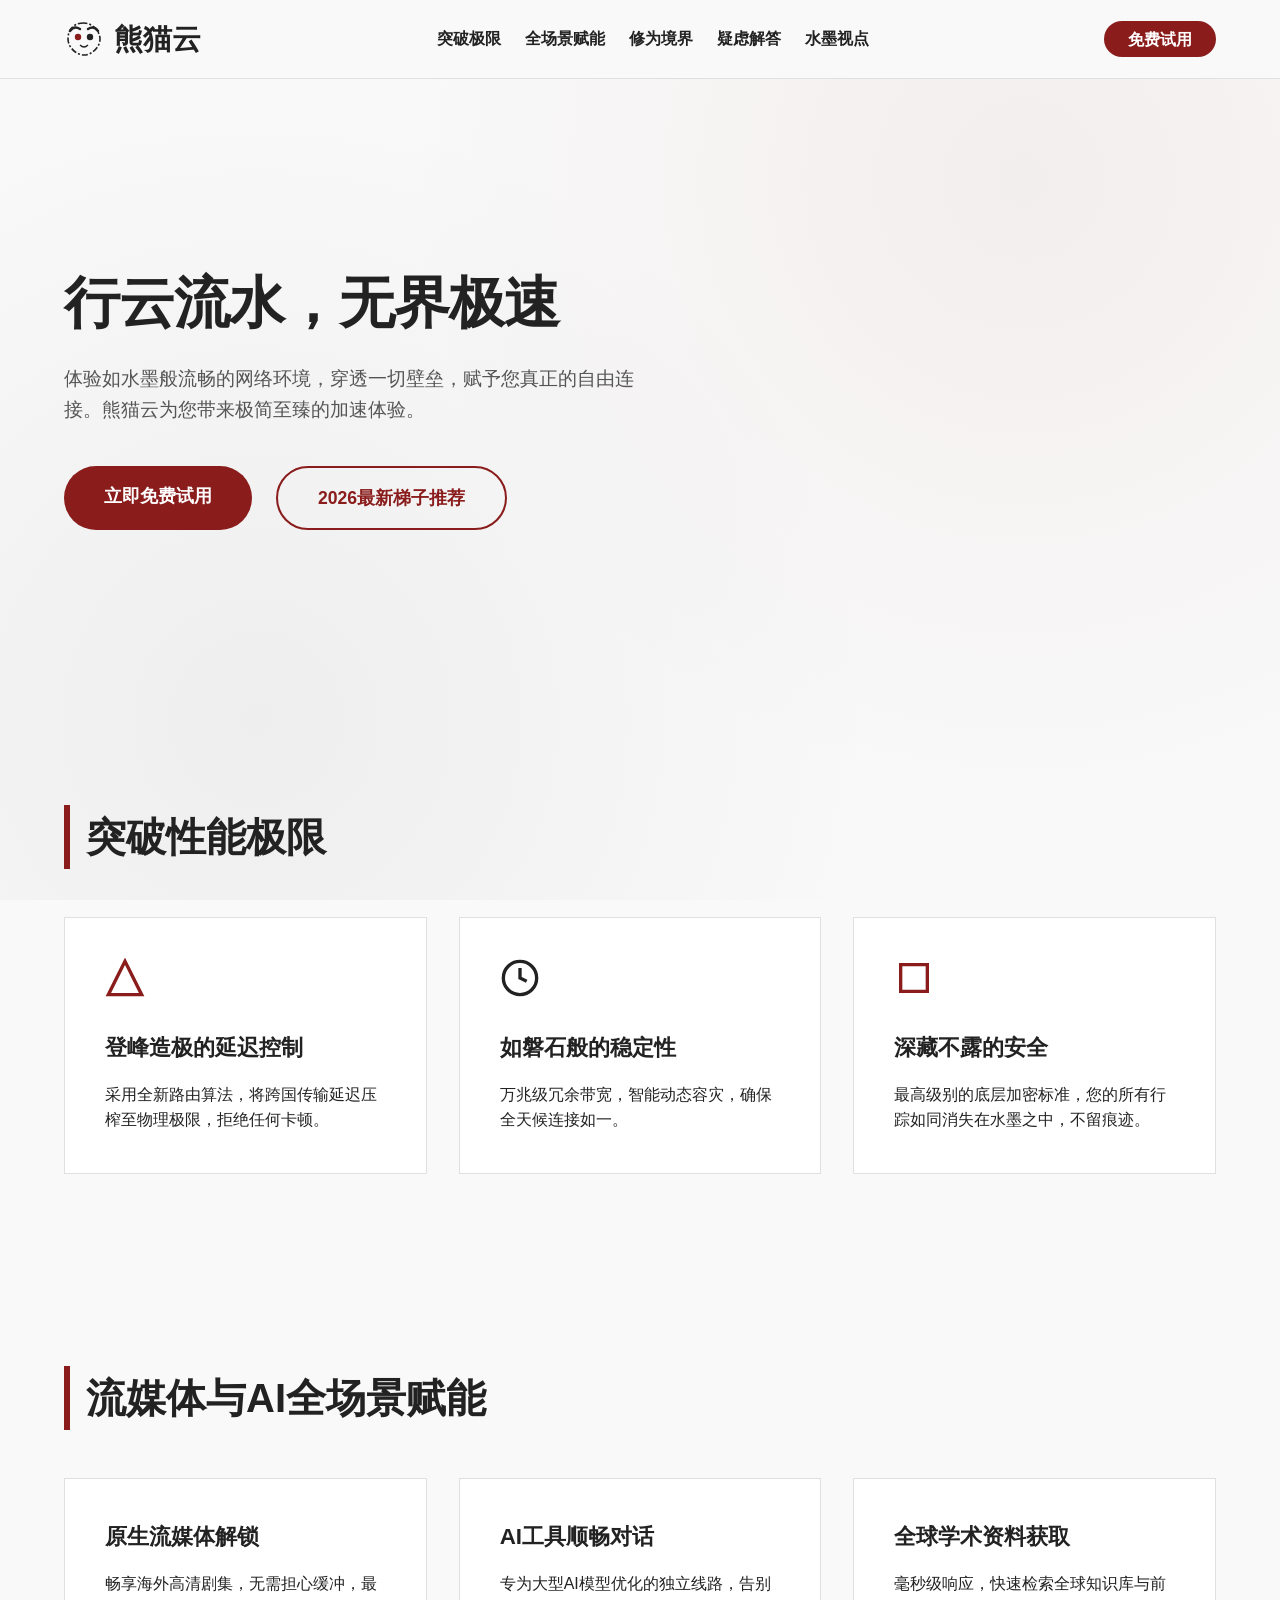
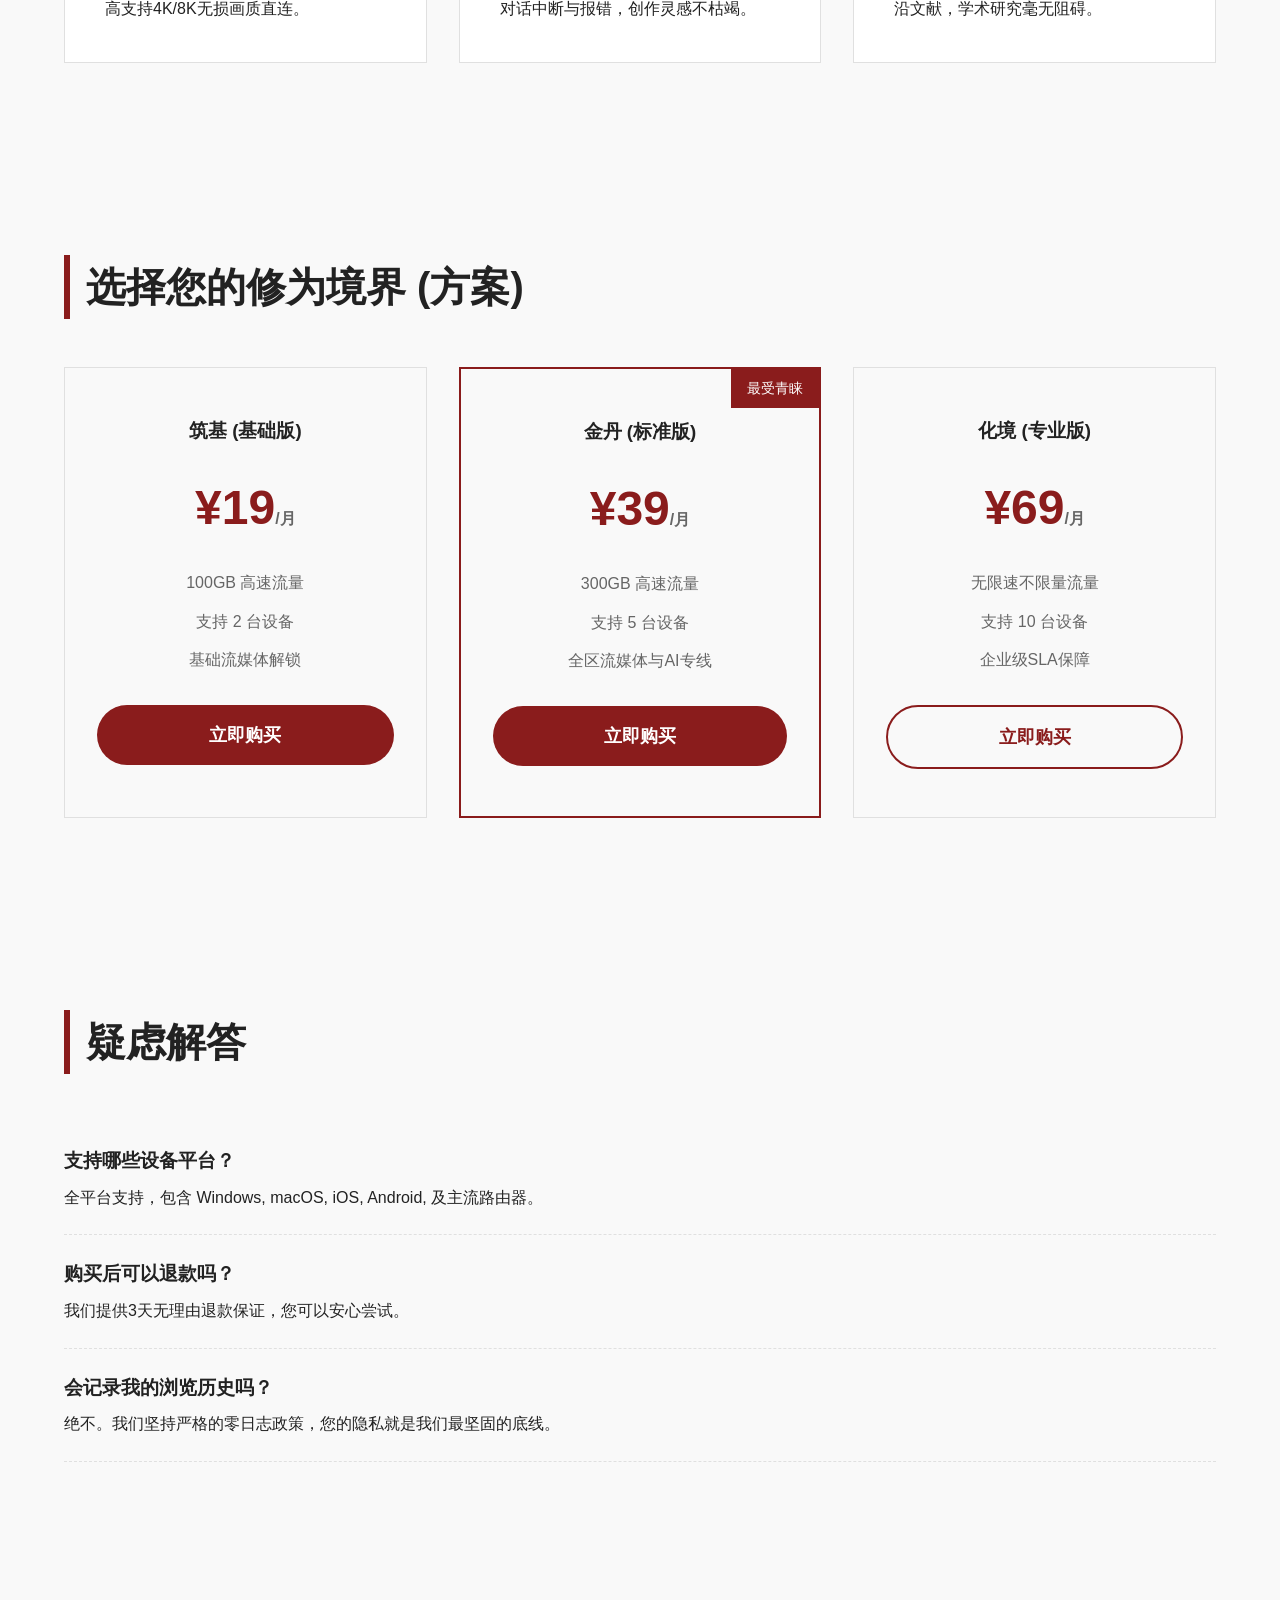
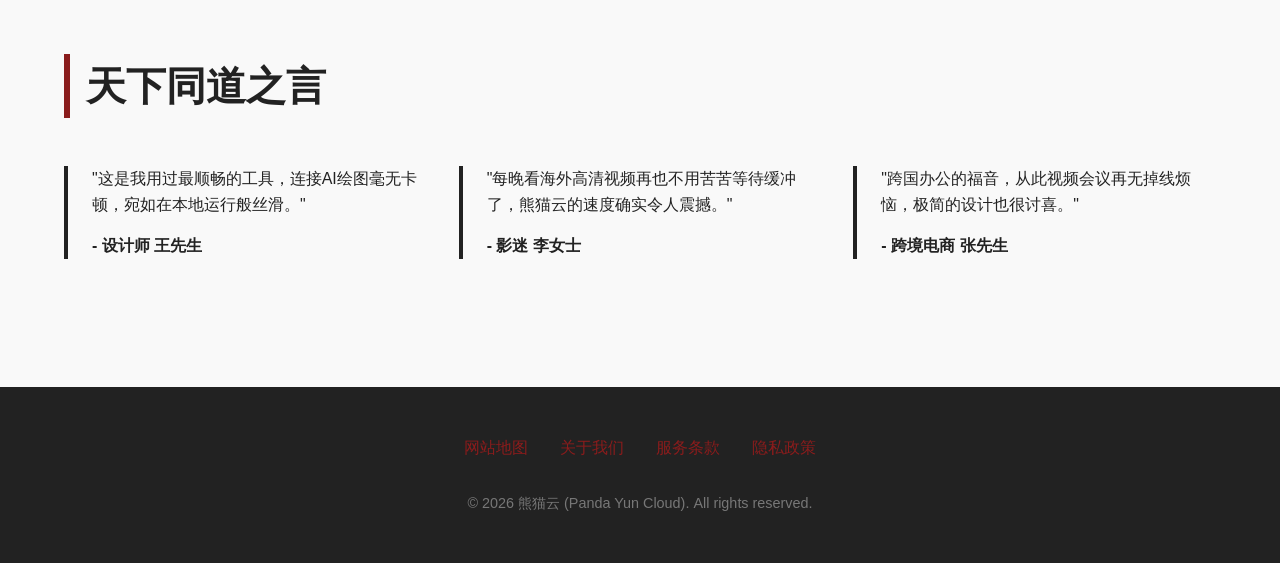
<file: index.html>
<!DOCTYPE html>
<html lang="zh-CN">
<head>
    <meta charset="UTF-8">
    <meta name="viewport" content="width=device-width, initial-scale=1.0">
    <title>熊猫云 - 极致稳定的海外网络加速与流媒体专线机场推荐</title>
    <meta name="description" content="熊猫云为您提供企业级安全加密的网络加速服务。精选全球优质原生节点，完美解锁4K超清流媒体与海外大模型。无论您是跨境办公还是学术研究，我们都能助您极速秒开网页。2026顶级出海护航机场推荐。">
    <meta name="keywords" content="熊猫云, 网络加速, 极速秒开, 机场推荐, 科学上网, 优质节点, 流媒体解锁">
    <meta property="og:title" content="熊猫云 - 极致稳定的海外网络加速与流媒体专线机场推荐">
    <meta property="og:description" content="熊猫云为您提供企业级安全加密的网络加速服务。精选全球优质原生节点，完美解锁4K超清流媒体与海外大模型。无论您是跨境办公还是学术研究，我们都能助您极速秒开网页。2026顶级出海护航机场推荐。">
    <meta property="og:type" content="website">
    <meta property="og:url" content="https://pandayuncloud.buzz/">
    <meta property="og:image" content="https://pandayuncloud.buzz/social-preview.jpg">
    <meta property="og:site_name" content="熊猫云">
    <link rel="stylesheet" href="style.css">
    <script type="application/ld+json">
    {
      "@context": "https://schema.org/",
      "@type": "Product",
      "name": "熊猫云",
      "description": "熊猫云为您提供企业级安全加密的网络加速服务。精选全球优质原生节点，完美解锁4K超清流媒体与海外大模型。无论您是跨境办公还是学术研究，我们都能助您极速秒开网页。2026顶级出海护航机场推荐。",
      "brand": {
        "@type": "Brand",
        "name": "熊猫云"
      },
      "offers": {
        "@type": "AggregateOffer",
        "url": "https://pandayuncloud.buzz/",
        "priceCurrency": "CNY",
        "lowPrice": "19.00",
        "highPrice": "69.00",
        "offerCount": "3"
      }
    }
    </script>
  <link rel="canonical" href="https://pandayuncloud.buzz/index.html">
</head>
<body>

<header class="sticky-header">
    <a href="index.html" class="logo" style="text-decoration:none; color:inherit; border:none;">
        <!-- SVG Duotone Ink Panda Logo -->
        <svg role="img" aria-label="熊猫云插图" viewBox="0 0 100 100" xmlns="http://www.w3.org/2000/svg">
            <path d="M50 10 C20 10 10 30 10 50 C10 70 30 90 50 90 C70 90 90 70 90 50 C90 30 70 10 50 10 Z" fill="none" stroke="#222" stroke-width="4" stroke-dasharray="15,5,5,5"/>
            <circle cx="35" cy="45" r="8" fill="#8a1c1c"/>
            <circle cx="65" cy="45" r="8" fill="#222"/>
            <path d="M40 65 Q50 75 60 65" fill="none" stroke="#222" stroke-width="3"/>
            <!-- Brush stroke ears -->
            <path d="M15 30 Q25 15 40 25" fill="none" stroke="#222" stroke-width="6" stroke-linecap="round"/>
            <path d="M85 30 Q75 15 60 25" fill="none" stroke="#222" stroke-width="6" stroke-linecap="round"/>
        </svg>
        熊猫云
    </a>
    <nav class="nav-links">
        <a href="#features">突破极限</a>
        <a href="#ai">全场景赋能</a>
        <a href="#pricing">修为境界</a>
        <a href="#faq">疑虑解答</a>
        <a href="insights.html">水墨视点</a>
    </nav>
    <div class="nav-cta">
        <a href="https://ww012.twilightaff.com/#/?code=A56DH1Af" class="btn-primary btn-small" rel="nofollow" target="_blank">免费试用</a>
    </div>
</header>

<main>
    <article class="hero">
        <h1>行云流水，无界极速</h1>
        <p>体验如水墨般流畅的网络环境，穿透一切壁垒，赋予您真正的自由连接。熊猫云为您带来极简至臻的加速体验。</p>
        <div class="cta-group">
            <a href="https://ww012.twilightaff.com/#/?code=A56DH1Af" class="btn-primary" rel="nofollow" target="_blank">立即免费试用</a>
            <a href="https://tizilab.net/paihang/" class="btn-secondary" target="_blank">2026最新梯子推荐</a>
        </div>
    </article>

    <section id="features">
        <h2 class="section-title">突破性能极限</h2>
        <div class="grid-3">
            <div class="card">
                <div class="card-icon">
                    <svg width="40" height="40" viewBox="0 0 24 24" fill="none" stroke="#8a1c1c" stroke-width="2"><path d="M12 2L2 22h20L12 2z"/></svg>
                </div>
                <h3>登峰造极的延迟控制</h3>
                <p>采用全新路由算法，将跨国传输延迟压榨至物理极限，拒绝任何卡顿。</p>
            </div>
            <div class="card">
                <div class="card-icon">
                    <svg width="40" height="40" viewBox="0 0 24 24" fill="none" stroke="#222" stroke-width="2"><circle cx="12" cy="12" r="10"/><path d="M12 6v6l4 2"/></svg>
                </div>
                <h3>如磐石般的稳定性</h3>
                <p>万兆级冗余带宽，智能动态容灾，确保全天候连接如一。</p>
            </div>
            <div class="card">
                <div class="card-icon">
                    <svg width="40" height="40" viewBox="0 0 24 24" fill="none" stroke="#8a1c1c" stroke-width="2"><path d="M4 4h16v16H4z"/></svg>
                </div>
                <h3>深藏不露的安全</h3>
                <p>最高级别的底层加密标准，您的所有行踪如同消失在水墨之中，不留痕迹。</p>
            </div>
        </div>
    </section>

    <section id="ai">
        <h2 class="section-title">流媒体与AI全场景赋能</h2>
        <div class="grid-3">
            <div class="card">
                <h3>原生流媒体解锁</h3>
                <p>畅享海外高清剧集，无需担心缓冲，最高支持4K/8K无损画质直连。</p>
            </div>
            <div class="card">
                <h3>AI工具顺畅对话</h3>
                <p>专为大型AI模型优化的独立线路，告别对话中断与报错，创作灵感不枯竭。</p>
            </div>
            <div class="card">
                <h3>全球学术资料获取</h3>
                <p>毫秒级响应，快速检索全球知识库与前沿文献，学术研究毫无阻碍。</p>
            </div>
        </div>
    </section>

    <section id="pricing">
        <h2 class="section-title">选择您的修为境界 (方案)</h2>
        <div class="pricing-table">
            <div class="price-card">
                <h3>筑基 (基础版)</h3>
                <div class="price-amount">¥19<span style="font-size:1rem;color:#666">/月</span></div>
                <ul class="price-features">
                    <li>100GB 高速流量</li>
                    <li>支持 2 台设备</li>
                    <li>基础流媒体解锁</li>
                </ul>
                <a href="https://ww012.twilightaff.com/#/?code=A56DH1Af" class="btn-primary" rel="nofollow" target="_blank" style="display:block">立即购买</a>
            </div>
            <div class="price-card popular">
                <div class="badge">最受青睐</div>
                <h3>金丹 (标准版)</h3>
                <div class="price-amount">¥39<span style="font-size:1rem;color:#666">/月</span></div>
                <ul class="price-features">
                    <li>300GB 高速流量</li>
                    <li>支持 5 台设备</li>
                    <li>全区流媒体与AI专线</li>
                </ul>
                <a href="https://ww012.twilightaff.com/#/?code=A56DH1Af" class="btn-primary" rel="nofollow" target="_blank" style="display:block">立即购买</a>
            </div>
            <div class="price-card">
                <h3>化境 (专业版)</h3>
                <div class="price-amount">¥69<span style="font-size:1rem;color:#666">/月</span></div>
                <ul class="price-features">
                    <li>无限速不限量流量</li>
                    <li>支持 10 台设备</li>
                    <li>企业级SLA保障</li>
                </ul>
                <a href="https://ww012.twilightaff.com/#/?code=A56DH1Af" class="btn-secondary" rel="nofollow" target="_blank" style="display:block">立即购买</a>
            </div>
        </div>
    </section>

    <section id="faq">
        <h2 class="section-title">疑虑解答</h2>
        <div class="faq-item">
            <h4>支持哪些设备平台？</h4>
            <p>全平台支持，包含 Windows, macOS, iOS, Android, 及主流路由器。</p>
        </div>
        <div class="faq-item">
            <h4>购买后可以退款吗？</h4>
            <p>我们提供3天无理由退款保证，您可以安心尝试。</p>
        </div>
        <div class="faq-item">
            <h4>会记录我的浏览历史吗？</h4>
            <p>绝不。我们坚持严格的零日志政策，您的隐私就是我们最坚固的底线。</p>
        </div>
    </section>

    <section>
        <h2 class="section-title">天下同道之言</h2>
        <div class="grid-3">
            <div class="testimonial-card">
                <p>"这是我用过最顺畅的工具，连接AI绘图毫无卡顿，宛如在本地运行般丝滑。"</p>
                <p style="margin-top:1rem;font-weight:bold;">- 设计师 王先生</p>
            </div>
            <div class="testimonial-card">
                <p>"每晚看海外高清视频再也不用苦苦等待缓冲了，熊猫云的速度确实令人震撼。"</p>
                <p style="margin-top:1rem;font-weight:bold;">- 影迷 李女士</p>
            </div>
            <div class="testimonial-card">
                <p>"跨国办公的福音，从此视频会议再无掉线烦恼，极简的设计也很讨喜。"</p>
                <p style="margin-top:1rem;font-weight:bold;">- 跨境电商 张先生</p>
            </div>
        </div>
    </section>
</main>

<footer>
    <nav>
        <a href="sitemap.html" target="_blank">网站地图</a>
        <a href="about.html" target="_blank">关于我们</a>
        <a href="terms.html" target="_blank">服务条款</a>
        <a href="privacy.html" target="_blank">隐私政策</a>
    </nav>
    <p style="margin-top:2rem;color:#777;font-size:0.9rem;">&copy; 2026 熊猫云 (Panda Yun Cloud). All rights reserved.</p>
</footer>

</body>
</html>
</file>
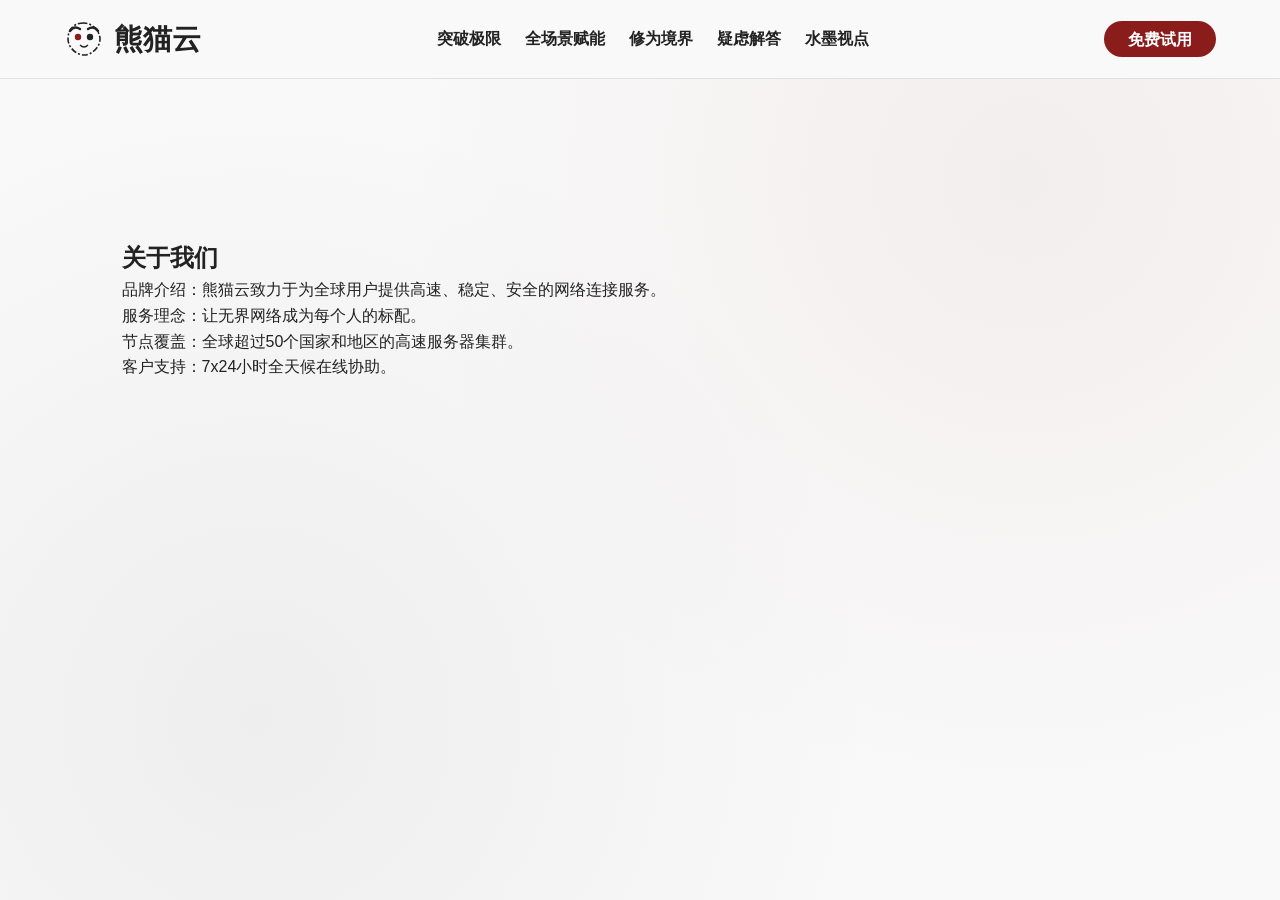
<file: about.html>
<!DOCTYPE html>
<html lang="zh-CN">
<head><meta charset="UTF-8"><title>关于我们 - 熊猫云</title><link rel="stylesheet" href="style.css">  <link rel="canonical" href="https://pandayuncloud.buzz/about.html">
</head>
<body>
<header class="sticky-header">
    <a href="index.html" class="logo" style="text-decoration:none; color:inherit; border:none;">
        <!-- SVG Duotone Ink Panda Logo -->
        <svg viewBox="0 0 100 100" xmlns="http://www.w3.org/2000/svg">
            <path d="M50 10 C20 10 10 30 10 50 C10 70 30 90 50 90 C70 90 90 70 90 50 C90 30 70 10 50 10 Z" fill="none" stroke="#222" stroke-width="4" stroke-dasharray="15,5,5,5"/>
            <circle cx="35" cy="45" r="8" fill="#8a1c1c"/>
            <circle cx="65" cy="45" r="8" fill="#222"/>
            <path d="M40 65 Q50 75 60 65" fill="none" stroke="#222" stroke-width="3"/>
            <!-- Brush stroke ears -->
            <path d="M15 30 Q25 15 40 25" fill="none" stroke="#222" stroke-width="6" stroke-linecap="round"/>
            <path d="M85 30 Q75 15 60 25" fill="none" stroke="#222" stroke-width="6" stroke-linecap="round"/>
        </svg>
        熊猫云
    </a>
    <nav class="nav-links">
        <a href="index.html#features">突破极限</a>
        <a href="index.html#ai">全场景赋能</a>
        <a href="index.html#pricing">修为境界</a>
        <a href="index.html#faq">疑虑解答</a>
        <a href="insights.html">水墨视点</a>
    </nav>
    <div class="nav-cta">
        <a href="https://ww012.twilightaff.com/#/?code=A56DH1Af" class="btn-primary btn-small" rel="nofollow" target="_blank">免费试用</a>
    </div>
</header>
<main style="padding: 5%"><section>
<h1>关于我们</h1>
<p>品牌介绍：熊猫云致力于为全球用户提供高速、稳定、安全的网络连接服务。</p>
<p>服务理念：让无界网络成为每个人的标配。</p>
<p>节点覆盖：全球超过50个国家和地区的高速服务器集群。</p>
<p>客户支持：7x24小时全天候在线协助。</p>
</section></main>
</body>
</html>
</file>
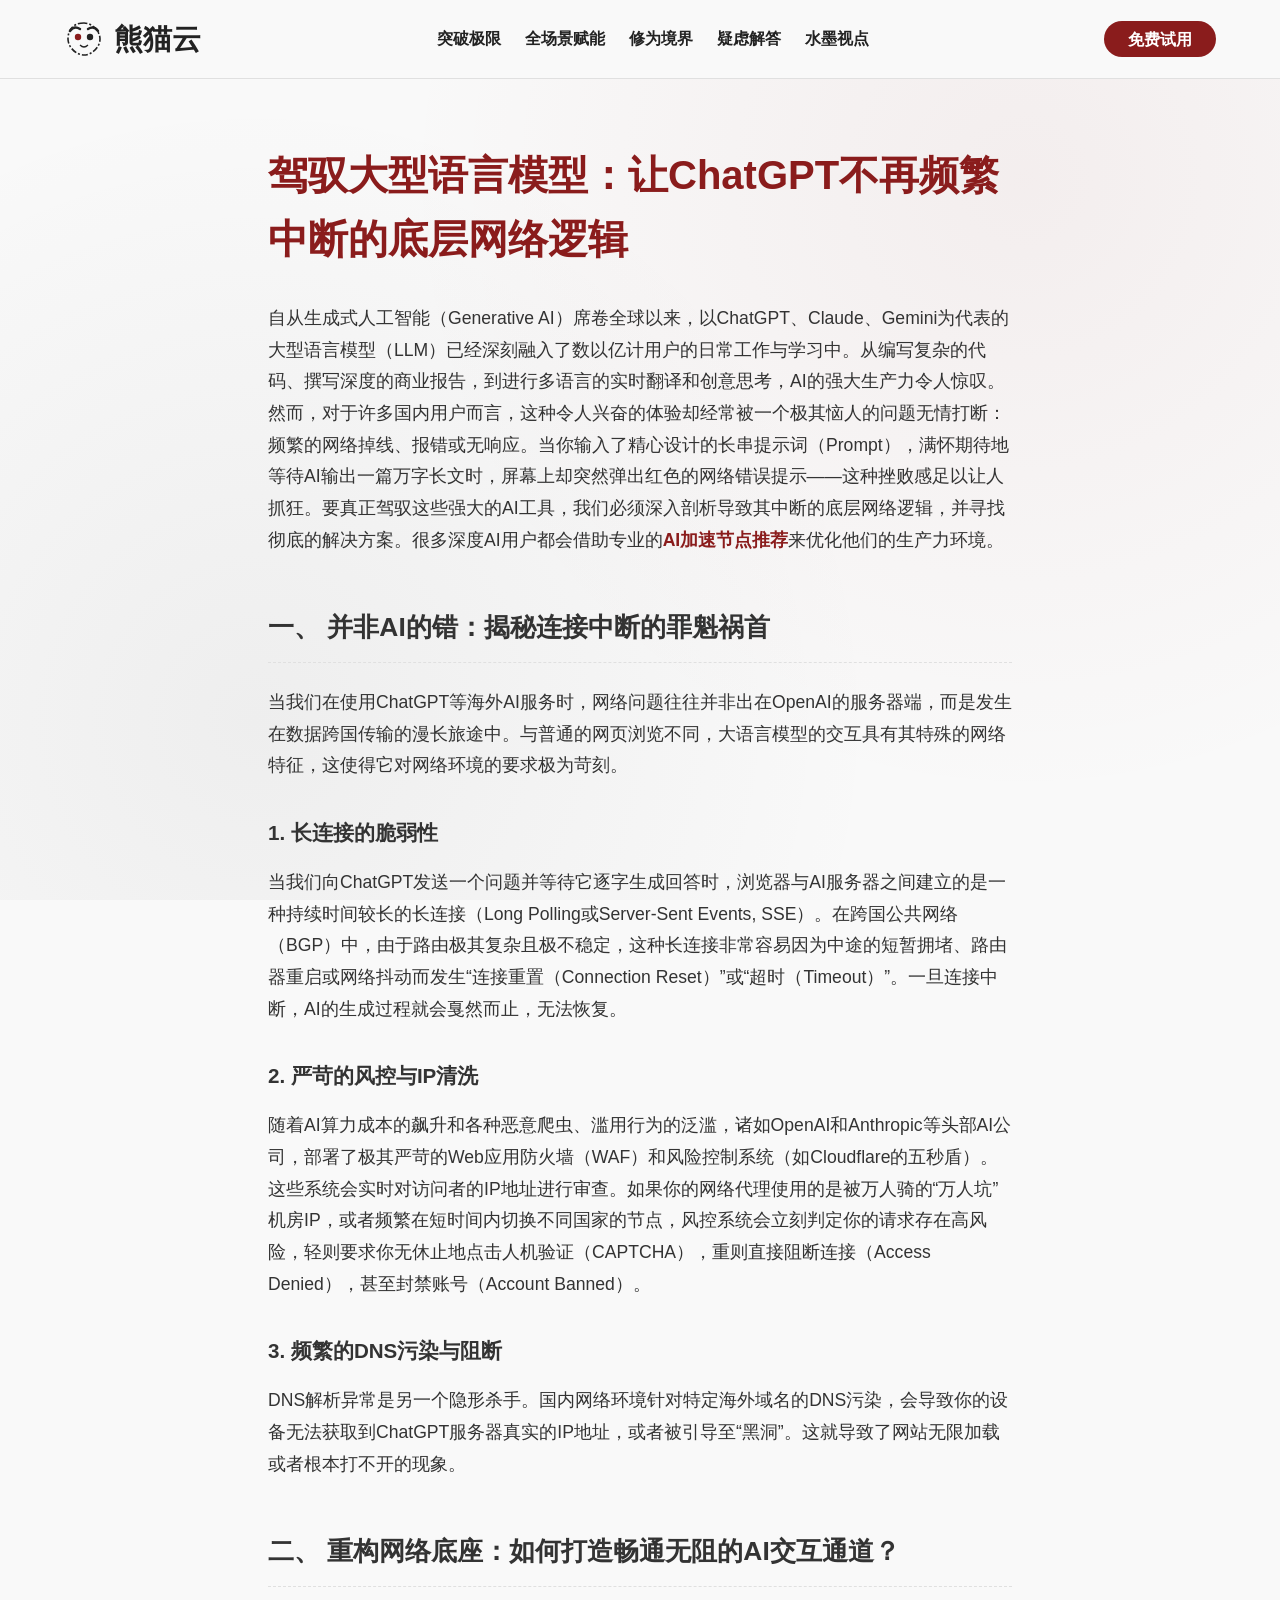
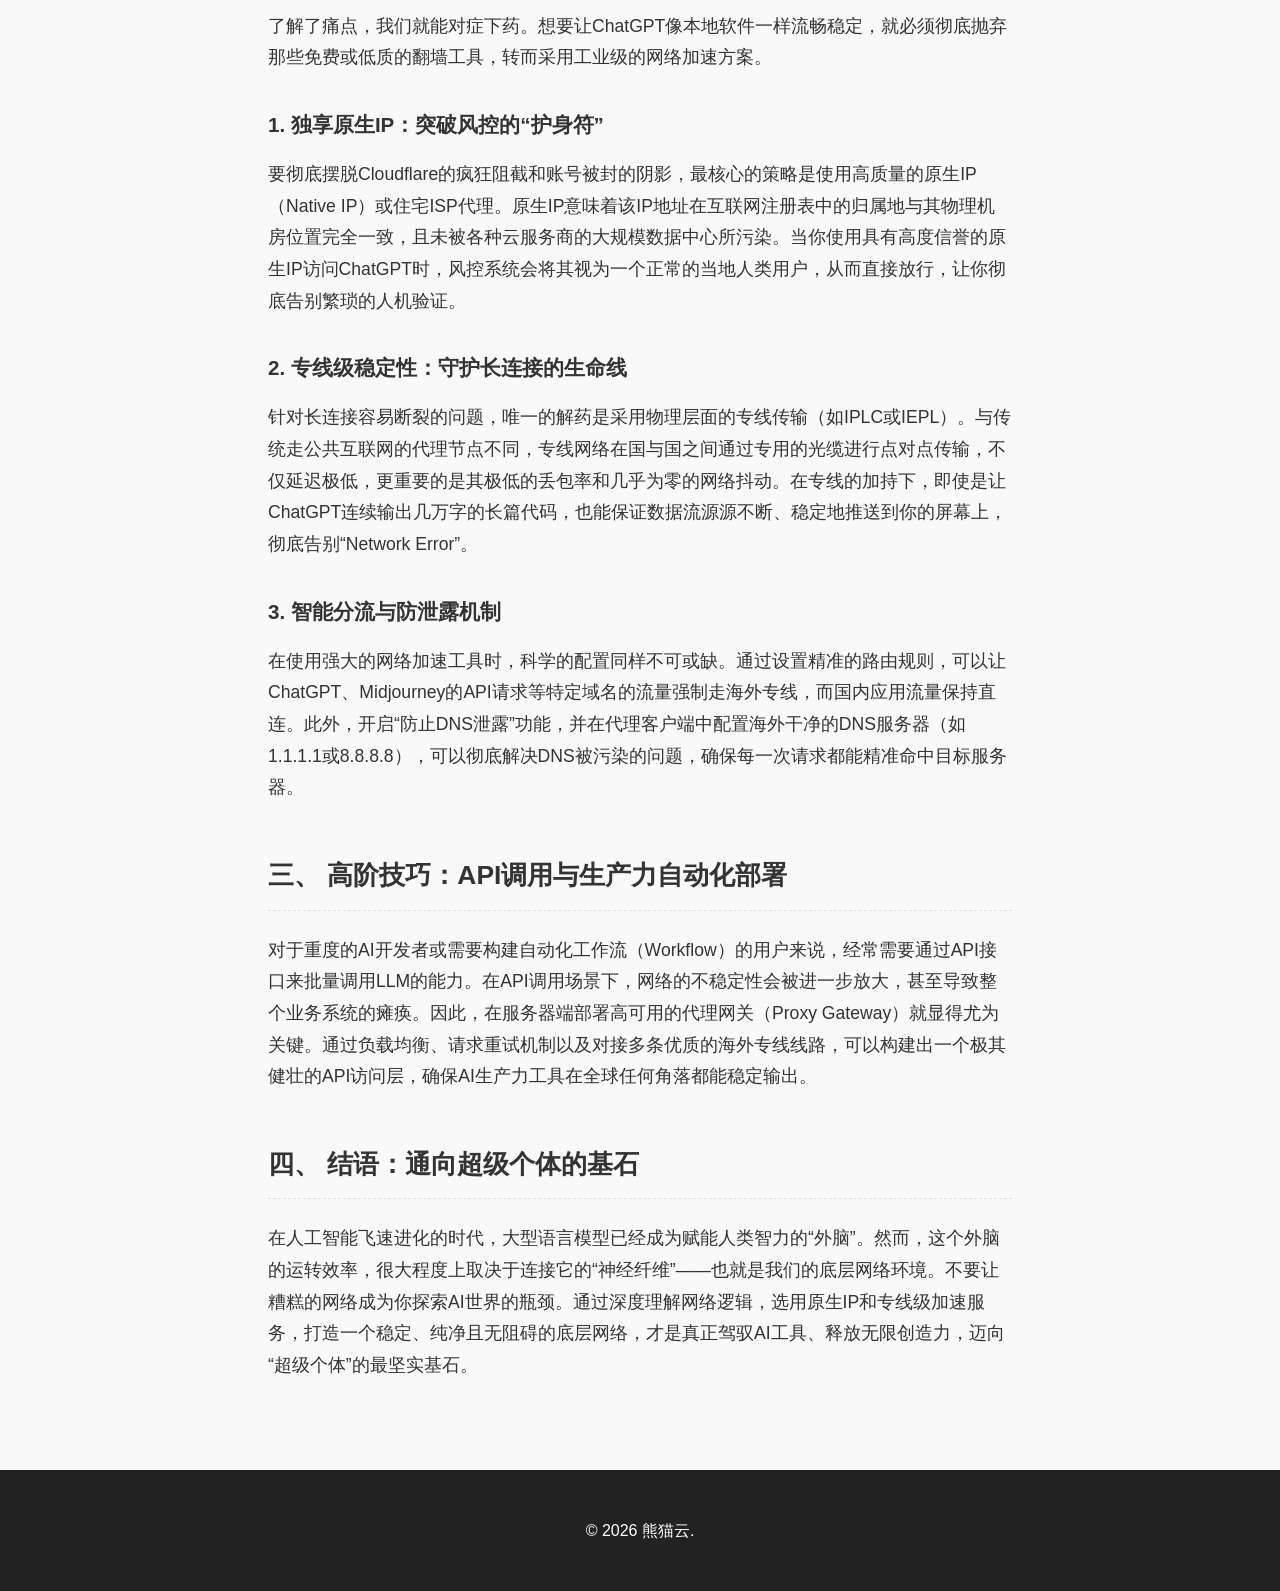
<file: ai-prompt-engineering.html>
<!DOCTYPE html>
<html lang="zh-CN">
<head>
    <meta charset="UTF-8">
    <title>驾驭大型语言模型：让ChatGPT不再频繁中断的底层网络逻辑 - 熊猫云</title>
    <link rel="stylesheet" href="style.css">
  <link rel="canonical" href="https://pandayuncloud.buzz/ai-prompt-engineering.html">
</head>
<body>
<header class="sticky-header">
    <a href="index.html" class="logo" style="text-decoration:none; color:inherit; border:none;">
        <!-- SVG Duotone Ink Panda Logo -->
        <svg viewBox="0 0 100 100" xmlns="http://www.w3.org/2000/svg">
            <path d="M50 10 C20 10 10 30 10 50 C10 70 30 90 50 90 C70 90 90 70 90 50 C90 30 70 10 50 10 Z" fill="none" stroke="#222" stroke-width="4" stroke-dasharray="15,5,5,5"/>
            <circle cx="35" cy="45" r="8" fill="#8a1c1c"/>
            <circle cx="65" cy="45" r="8" fill="#222"/>
            <path d="M40 65 Q50 75 60 65" fill="none" stroke="#222" stroke-width="3"/>
            <!-- Brush stroke ears -->
            <path d="M15 30 Q25 15 40 25" fill="none" stroke="#222" stroke-width="6" stroke-linecap="round"/>
            <path d="M85 30 Q75 15 60 25" fill="none" stroke="#222" stroke-width="6" stroke-linecap="round"/>
        </svg>
        熊猫云
    </a>
    <nav class="nav-links">
        <a href="index.html#features">突破极限</a>
        <a href="index.html#ai">全场景赋能</a>
        <a href="index.html#pricing">修为境界</a>
        <a href="index.html#faq">疑虑解答</a>
        <a href="insights.html">水墨视点</a>
    </nav>
    <div class="nav-cta">
        <a href="https://ww012.twilightaff.com/#/?code=A56DH1Af" class="btn-primary btn-small" rel="nofollow" target="_blank">免费试用</a>
    </div>
</header>
<main style="padding: 5% 10%; max-width: 1000px; margin: 0 auto;">
    <article>
        <h1 style="font-size: 2.5rem; margin-bottom: 2rem; color: #8a1c1c;">驾驭大型语言模型：让ChatGPT不再频繁中断的底层网络逻辑</h1>
        <div class="content" style="line-height: 1.8; font-size: 1.1rem; color: #333;">
            <p>自从生成式人工智能（Generative AI）席卷全球以来，以ChatGPT、Claude、Gemini为代表的大型语言模型（LLM）已经深刻融入了数以亿计用户的日常工作与学习中。从编写复杂的代码、撰写深度的商业报告，到进行多语言的实时翻译和创意思考，AI的强大生产力令人惊叹。然而，对于许多国内用户而言，这种令人兴奋的体验却经常被一个极其恼人的问题无情打断：频繁的网络掉线、报错或无响应。当你输入了精心设计的长串提示词（Prompt），满怀期待地等待AI输出一篇万字长文时，屏幕上却突然弹出红色的网络错误提示——这种挫败感足以让人抓狂。要真正驾驭这些强大的AI工具，我们必须深入剖析导致其中断的底层网络逻辑，并寻找彻底的解决方案。很多深度AI用户都会借助专业的<a href="https://tizilab.net/" target="_blank" style="color:#8a1c1c; font-weight:bold;">AI加速节点推荐</a>来优化他们的生产力环境。</p>

            <h2>一、 并非AI的错：揭秘连接中断的罪魁祸首</h2>
            <p>当我们在使用ChatGPT等海外AI服务时，网络问题往往并非出在OpenAI的服务器端，而是发生在数据跨国传输的漫长旅途中。与普通的网页浏览不同，大语言模型的交互具有其特殊的网络特征，这使得它对网络环境的要求极为苛刻。</p>
            <h3>1. 长连接的脆弱性</h3>
            <p>当我们向ChatGPT发送一个问题并等待它逐字生成回答时，浏览器与AI服务器之间建立的是一种持续时间较长的长连接（Long Polling或Server-Sent Events, SSE）。在跨国公共网络（BGP）中，由于路由极其复杂且极不稳定，这种长连接非常容易因为中途的短暂拥堵、路由器重启或网络抖动而发生“连接重置（Connection Reset）”或“超时（Timeout）”。一旦连接中断，AI的生成过程就会戛然而止，无法恢复。</p>
            <h3>2. 严苛的风控与IP清洗</h3>
            <p>随着AI算力成本的飙升和各种恶意爬虫、滥用行为的泛滥，诸如OpenAI和Anthropic等头部AI公司，部署了极其严苛的Web应用防火墙（WAF）和风险控制系统（如Cloudflare的五秒盾）。这些系统会实时对访问者的IP地址进行审查。如果你的网络代理使用的是被万人骑的“万人坑”机房IP，或者频繁在短时间内切换不同国家的节点，风控系统会立刻判定你的请求存在高风险，轻则要求你无休止地点击人机验证（CAPTCHA），重则直接阻断连接（Access Denied），甚至封禁账号（Account Banned）。</p>
            <h3>3. 频繁的DNS污染与阻断</h3>
            <p>DNS解析异常是另一个隐形杀手。国内网络环境针对特定海外域名的DNS污染，会导致你的设备无法获取到ChatGPT服务器真实的IP地址，或者被引导至“黑洞”。这就导致了网站无限加载或者根本打不开的现象。</p>

            <h2>二、 重构网络底座：如何打造畅通无阻的AI交互通道？</h2>
            <p>了解了痛点，我们就能对症下药。想要让ChatGPT像本地软件一样流畅稳定，就必须彻底抛弃那些免费或低质的翻墙工具，转而采用工业级的网络加速方案。</p>
            <h3>1. 独享原生IP：突破风控的“护身符”</h3>
            <p>要彻底摆脱Cloudflare的疯狂阻截和账号被封的阴影，最核心的策略是使用高质量的原生IP（Native IP）或住宅ISP代理。原生IP意味着该IP地址在互联网注册表中的归属地与其物理机房位置完全一致，且未被各种云服务商的大规模数据中心所污染。当你使用具有高度信誉的原生IP访问ChatGPT时，风控系统会将其视为一个正常的当地人类用户，从而直接放行，让你彻底告别繁琐的人机验证。</p>
            <h3>2. 专线级稳定性：守护长连接的生命线</h3>
            <p>针对长连接容易断裂的问题，唯一的解药是采用物理层面的专线传输（如IPLC或IEPL）。与传统走公共互联网的代理节点不同，专线网络在国与国之间通过专用的光缆进行点对点传输，不仅延迟极低，更重要的是其极低的丢包率和几乎为零的网络抖动。在专线的加持下，即使是让ChatGPT连续输出几万字的长篇代码，也能保证数据流源源不断、稳定地推送到你的屏幕上，彻底告别“Network Error”。</p>
            <h3>3. 智能分流与防泄露机制</h3>
            <p>在使用强大的网络加速工具时，科学的配置同样不可或缺。通过设置精准的路由规则，可以让ChatGPT、Midjourney的API请求等特定域名的流量强制走海外专线，而国内应用流量保持直连。此外，开启“防止DNS泄露”功能，并在代理客户端中配置海外干净的DNS服务器（如1.1.1.1或8.8.8.8），可以彻底解决DNS被污染的问题，确保每一次请求都能精准命中目标服务器。</p>

            <h2>三、 高阶技巧：API调用与生产力自动化部署</h2>
            <p>对于重度的AI开发者或需要构建自动化工作流（Workflow）的用户来说，经常需要通过API接口来批量调用LLM的能力。在API调用场景下，网络的不稳定性会被进一步放大，甚至导致整个业务系统的瘫痪。因此，在服务器端部署高可用的代理网关（Proxy Gateway）就显得尤为关键。通过负载均衡、请求重试机制以及对接多条优质的海外专线线路，可以构建出一个极其健壮的API访问层，确保AI生产力工具在全球任何角落都能稳定输出。</p>

            <h2>四、 结语：通向超级个体的基石</h2>
            <p>在人工智能飞速进化的时代，大型语言模型已经成为赋能人类智力的“外脑”。然而，这个外脑的运转效率，很大程度上取决于连接它的“神经纤维”——也就是我们的底层网络环境。不要让糟糕的网络成为你探索AI世界的瓶颈。通过深度理解网络逻辑，选用原生IP和专线级加速服务，打造一个稳定、纯净且无阻碍的底层网络，才是真正驾驭AI工具、释放无限创造力，迈向“超级个体”的最坚实基石。</p>
        </div>
    </article>
</main>
<footer style="background: #222; color: #fff; padding: 3rem 5%; text-align: center;">
    <p>&copy; 2026 熊猫云.</p>
</footer>
</body>
</html>
</file>
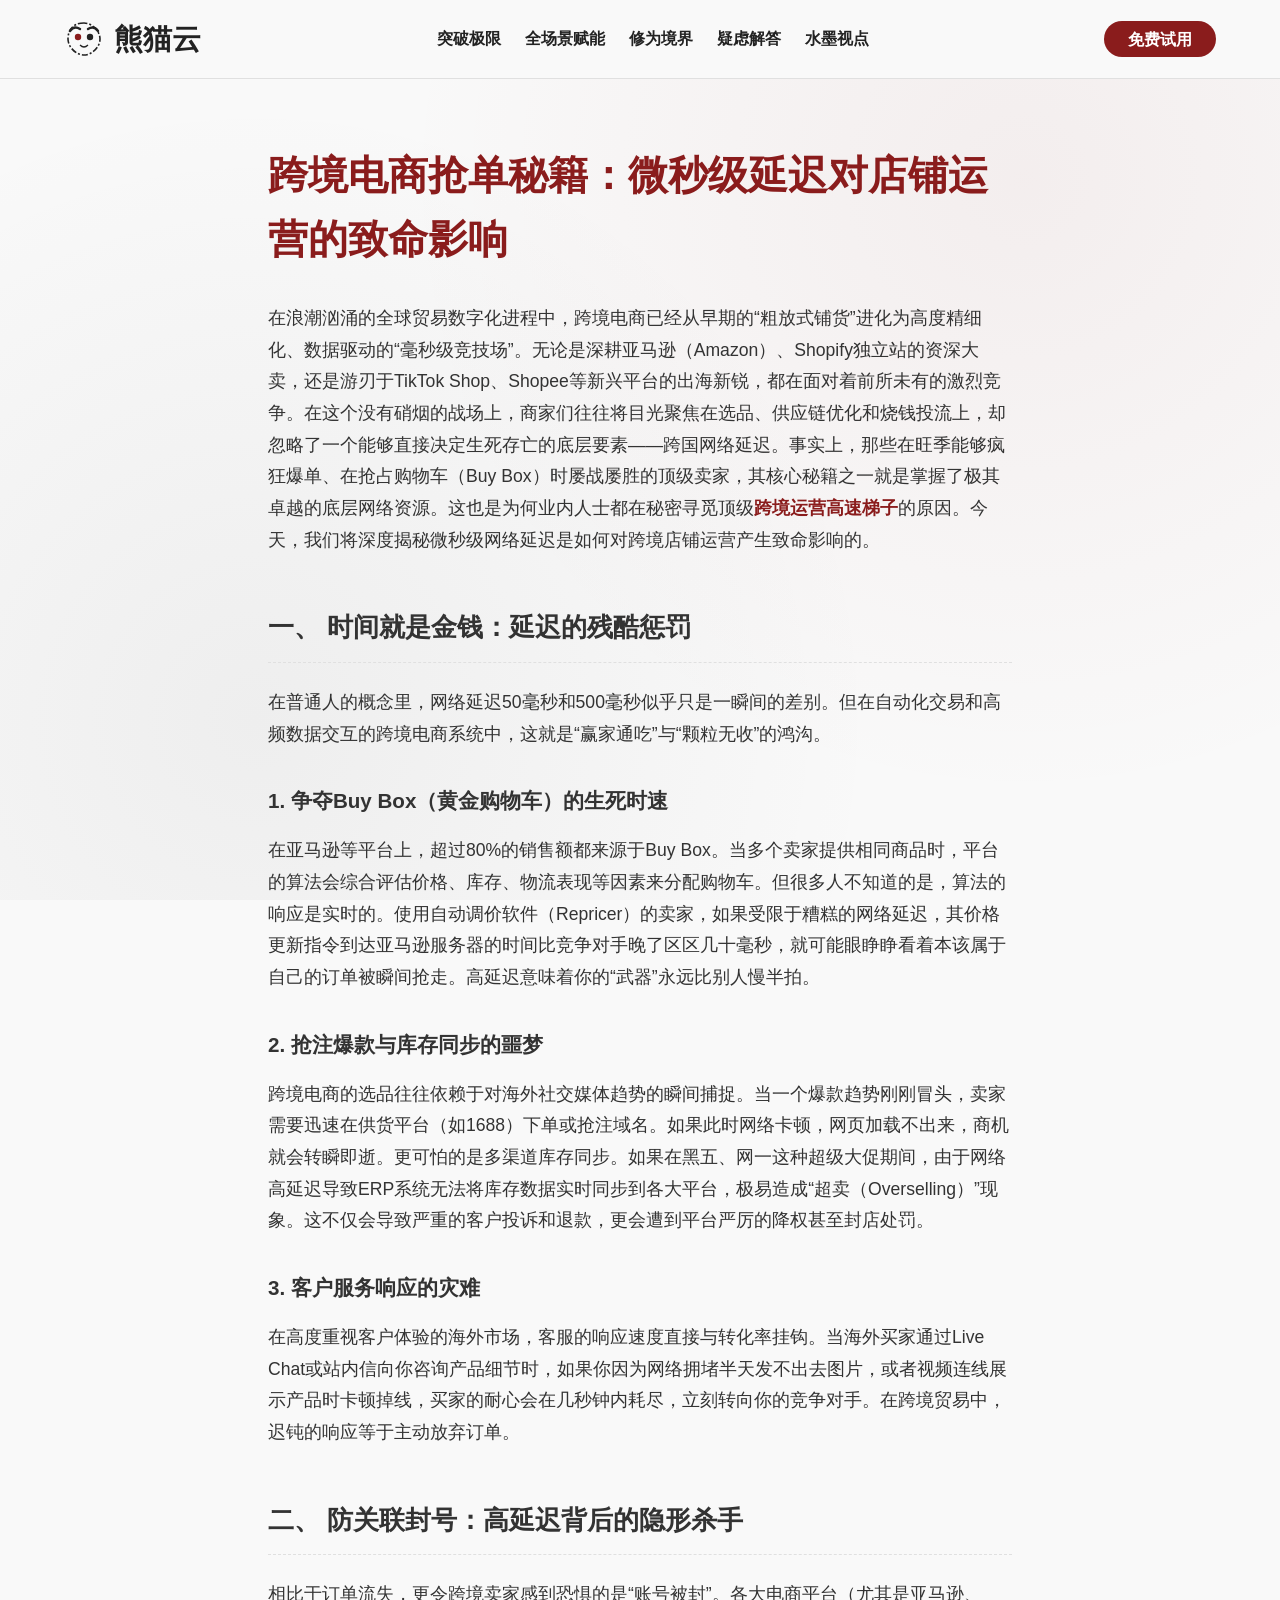
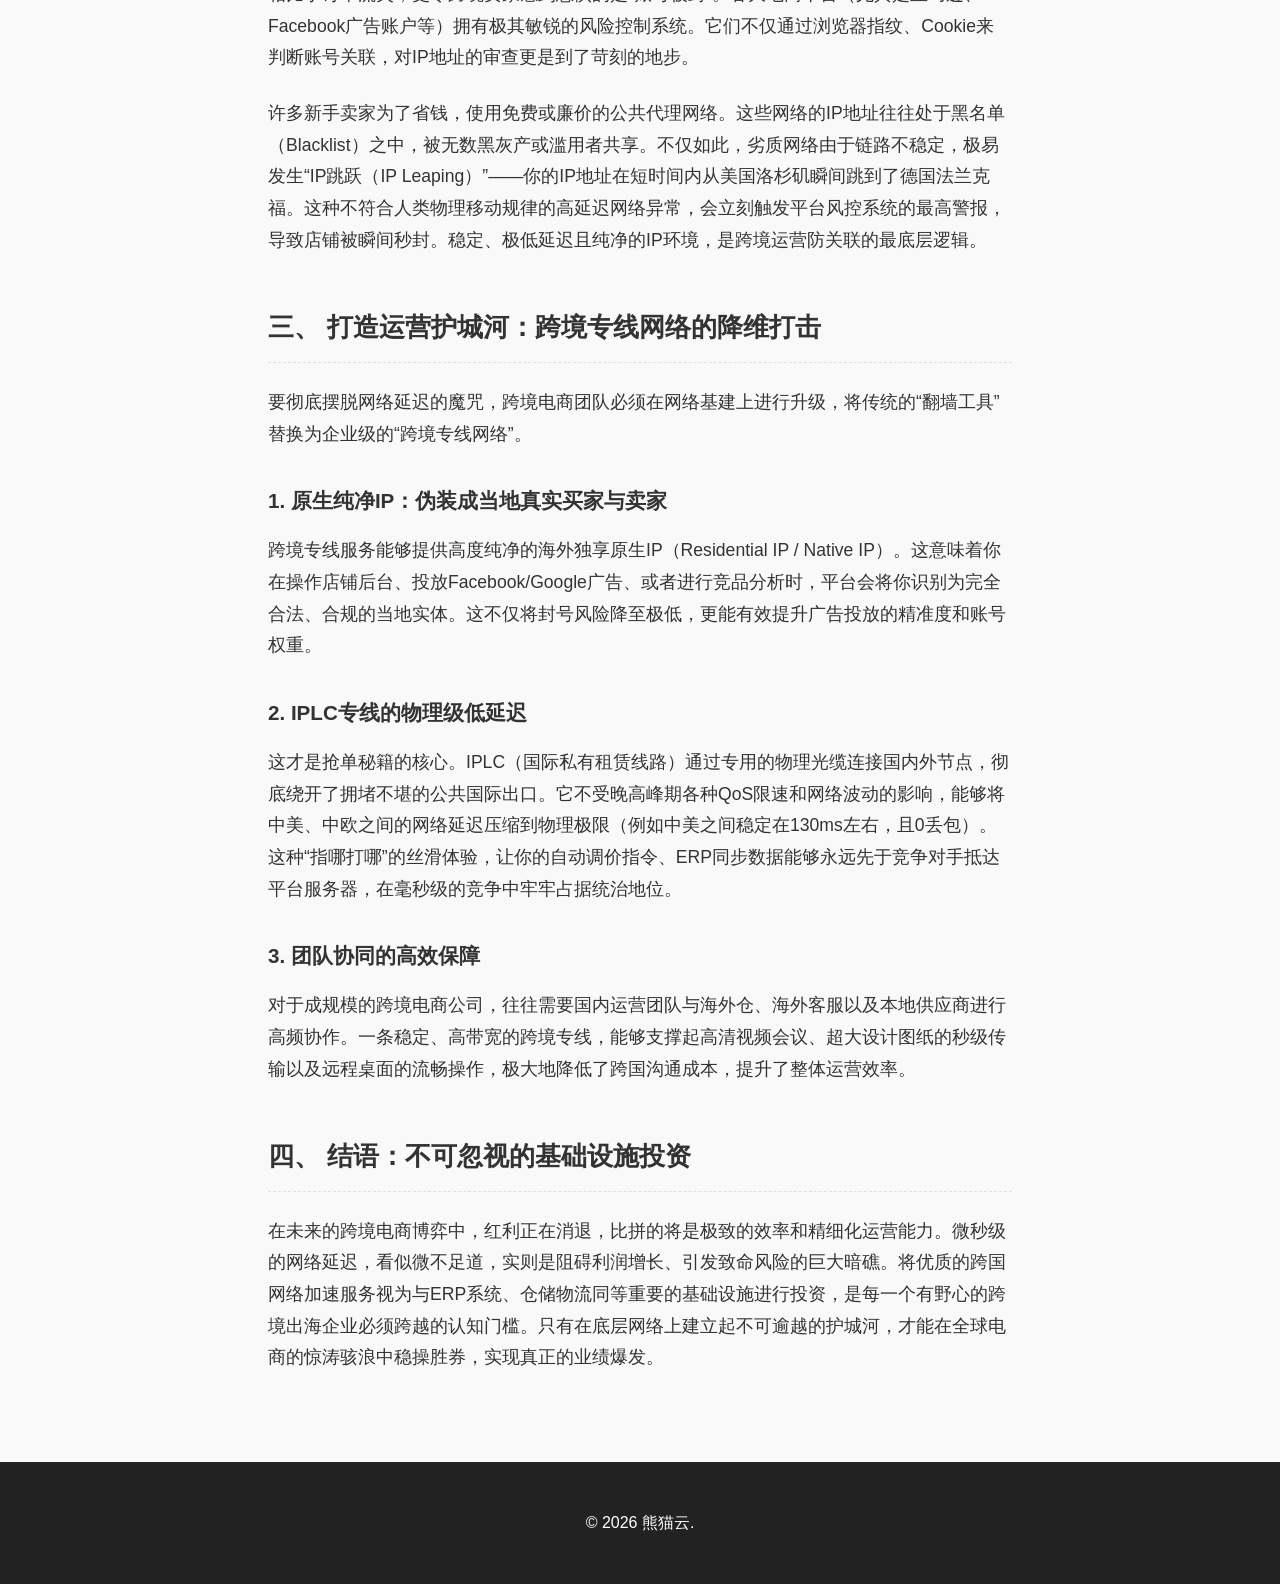
<file: cross-border-ecommerce.html>
<!DOCTYPE html>
<html lang="zh-CN">
<head>
    <meta charset="UTF-8">
    <title>跨境电商抢单秘籍：微秒级延迟对店铺运营的致命影响 - 熊猫云</title>
    <link rel="stylesheet" href="style.css">
  <link rel="canonical" href="https://pandayuncloud.buzz/cross-border-ecommerce.html">
</head>
<body>
<header class="sticky-header">
    <a href="index.html" class="logo" style="text-decoration:none; color:inherit; border:none;">
        <!-- SVG Duotone Ink Panda Logo -->
        <svg viewBox="0 0 100 100" xmlns="http://www.w3.org/2000/svg">
            <path d="M50 10 C20 10 10 30 10 50 C10 70 30 90 50 90 C70 90 90 70 90 50 C90 30 70 10 50 10 Z" fill="none" stroke="#222" stroke-width="4" stroke-dasharray="15,5,5,5"/>
            <circle cx="35" cy="45" r="8" fill="#8a1c1c"/>
            <circle cx="65" cy="45" r="8" fill="#222"/>
            <path d="M40 65 Q50 75 60 65" fill="none" stroke="#222" stroke-width="3"/>
            <!-- Brush stroke ears -->
            <path d="M15 30 Q25 15 40 25" fill="none" stroke="#222" stroke-width="6" stroke-linecap="round"/>
            <path d="M85 30 Q75 15 60 25" fill="none" stroke="#222" stroke-width="6" stroke-linecap="round"/>
        </svg>
        熊猫云
    </a>
    <nav class="nav-links">
        <a href="index.html#features">突破极限</a>
        <a href="index.html#ai">全场景赋能</a>
        <a href="index.html#pricing">修为境界</a>
        <a href="index.html#faq">疑虑解答</a>
        <a href="insights.html">水墨视点</a>
    </nav>
    <div class="nav-cta">
        <a href="https://ww012.twilightaff.com/#/?code=A56DH1Af" class="btn-primary btn-small" rel="nofollow" target="_blank">免费试用</a>
    </div>
</header>
<main style="padding: 5% 10%; max-width: 1000px; margin: 0 auto;">
    <article>
        <h1 style="font-size: 2.5rem; margin-bottom: 2rem; color: #8a1c1c;">跨境电商抢单秘籍：微秒级延迟对店铺运营的致命影响</h1>
        <div class="content" style="line-height: 1.8; font-size: 1.1rem; color: #333;">
            <p>在浪潮汹涌的全球贸易数字化进程中，跨境电商已经从早期的“粗放式铺货”进化为高度精细化、数据驱动的“毫秒级竞技场”。无论是深耕亚马逊（Amazon）、Shopify独立站的资深大卖，还是游刃于TikTok Shop、Shopee等新兴平台的出海新锐，都在面对着前所未有的激烈竞争。在这个没有硝烟的战场上，商家们往往将目光聚焦在选品、供应链优化和烧钱投流上，却忽略了一个能够直接决定生死存亡的底层要素——跨国网络延迟。事实上，那些在旺季能够疯狂爆单、在抢占购物车（Buy Box）时屡战屡胜的顶级卖家，其核心秘籍之一就是掌握了极其卓越的底层网络资源。这也是为何业内人士都在秘密寻觅顶级<a href="https://tizilab.net/" target="_blank" style="color:#8a1c1c; font-weight:bold;">跨境运营高速梯子</a>的原因。今天，我们将深度揭秘微秒级网络延迟是如何对跨境店铺运营产生致命影响的。</p>

            <h2>一、 时间就是金钱：延迟的残酷惩罚</h2>
            <p>在普通人的概念里，网络延迟50毫秒和500毫秒似乎只是一瞬间的差别。但在自动化交易和高频数据交互的跨境电商系统中，这就是“赢家通吃”与“颗粒无收”的鸿沟。</p>
            <h3>1. 争夺Buy Box（黄金购物车）的生死时速</h3>
            <p>在亚马逊等平台上，超过80%的销售额都来源于Buy Box。当多个卖家提供相同商品时，平台的算法会综合评估价格、库存、物流表现等因素来分配购物车。但很多人不知道的是，算法的响应是实时的。使用自动调价软件（Repricer）的卖家，如果受限于糟糕的网络延迟，其价格更新指令到达亚马逊服务器的时间比竞争对手晚了区区几十毫秒，就可能眼睁睁看着本该属于自己的订单被瞬间抢走。高延迟意味着你的“武器”永远比别人慢半拍。</p>
            <h3>2. 抢注爆款与库存同步的噩梦</h3>
            <p>跨境电商的选品往往依赖于对海外社交媒体趋势的瞬间捕捉。当一个爆款趋势刚刚冒头，卖家需要迅速在供货平台（如1688）下单或抢注域名。如果此时网络卡顿，网页加载不出来，商机就会转瞬即逝。更可怕的是多渠道库存同步。如果在黑五、网一这种超级大促期间，由于网络高延迟导致ERP系统无法将库存数据实时同步到各大平台，极易造成“超卖（Overselling）”现象。这不仅会导致严重的客户投诉和退款，更会遭到平台严厉的降权甚至封店处罚。</p>
            <h3>3. 客户服务响应的灾难</h3>
            <p>在高度重视客户体验的海外市场，客服的响应速度直接与转化率挂钩。当海外买家通过Live Chat或站内信向你咨询产品细节时，如果你因为网络拥堵半天发不出去图片，或者视频连线展示产品时卡顿掉线，买家的耐心会在几秒钟内耗尽，立刻转向你的竞争对手。在跨境贸易中，迟钝的响应等于主动放弃订单。</p>

            <h2>二、 防关联封号：高延迟背后的隐形杀手</h2>
            <p>相比于订单流失，更令跨境卖家感到恐惧的是“账号被封”。各大电商平台（尤其是亚马逊、Facebook广告账户等）拥有极其敏锐的风险控制系统。它们不仅通过浏览器指纹、Cookie来判断账号关联，对IP地址的审查更是到了苛刻的地步。</p>
            <p>许多新手卖家为了省钱，使用免费或廉价的公共代理网络。这些网络的IP地址往往处于黑名单（Blacklist）之中，被无数黑灰产或滥用者共享。不仅如此，劣质网络由于链路不稳定，极易发生“IP跳跃（IP Leaping）”——你的IP地址在短时间内从美国洛杉矶瞬间跳到了德国法兰克福。这种不符合人类物理移动规律的高延迟网络异常，会立刻触发平台风控系统的最高警报，导致店铺被瞬间秒封。稳定、极低延迟且纯净的IP环境，是跨境运营防关联的最底层逻辑。</p>

            <h2>三、 打造运营护城河：跨境专线网络的降维打击</h2>
            <p>要彻底摆脱网络延迟的魔咒，跨境电商团队必须在网络基建上进行升级，将传统的“翻墙工具”替换为企业级的“跨境专线网络”。</p>
            <h3>1. 原生纯净IP：伪装成当地真实买家与卖家</h3>
            <p>跨境专线服务能够提供高度纯净的海外独享原生IP（Residential IP / Native IP）。这意味着你在操作店铺后台、投放Facebook/Google广告、或者进行竞品分析时，平台会将你识别为完全合法、合规的当地实体。这不仅将封号风险降至极低，更能有效提升广告投放的精准度和账号权重。</p>
            <h3>2. IPLC专线的物理级低延迟</h3>
            <p>这才是抢单秘籍的核心。IPLC（国际私有租赁线路）通过专用的物理光缆连接国内外节点，彻底绕开了拥堵不堪的公共国际出口。它不受晚高峰期各种QoS限速和网络波动的影响，能够将中美、中欧之间的网络延迟压缩到物理极限（例如中美之间稳定在130ms左右，且0丢包）。这种“指哪打哪”的丝滑体验，让你的自动调价指令、ERP同步数据能够永远先于竞争对手抵达平台服务器，在毫秒级的竞争中牢牢占据统治地位。</p>
            <h3>3. 团队协同的高效保障</h3>
            <p>对于成规模的跨境电商公司，往往需要国内运营团队与海外仓、海外客服以及本地供应商进行高频协作。一条稳定、高带宽的跨境专线，能够支撑起高清视频会议、超大设计图纸的秒级传输以及远程桌面的流畅操作，极大地降低了跨国沟通成本，提升了整体运营效率。</p>

            <h2>四、 结语：不可忽视的基础设施投资</h2>
            <p>在未来的跨境电商博弈中，红利正在消退，比拼的将是极致的效率和精细化运营能力。微秒级的网络延迟，看似微不足道，实则是阻碍利润增长、引发致命风险的巨大暗礁。将优质的跨国网络加速服务视为与ERP系统、仓储物流同等重要的基础设施进行投资，是每一个有野心的跨境出海企业必须跨越的认知门槛。只有在底层网络上建立起不可逾越的护城河，才能在全球电商的惊涛骇浪中稳操胜券，实现真正的业绩爆发。</p>
        </div>
    </article>
</main>
<footer style="background: #222; color: #fff; padding: 3rem 5%; text-align: center;">
    <p>&copy; 2026 熊猫云.</p>
</footer>
</body>
</html>
</file>
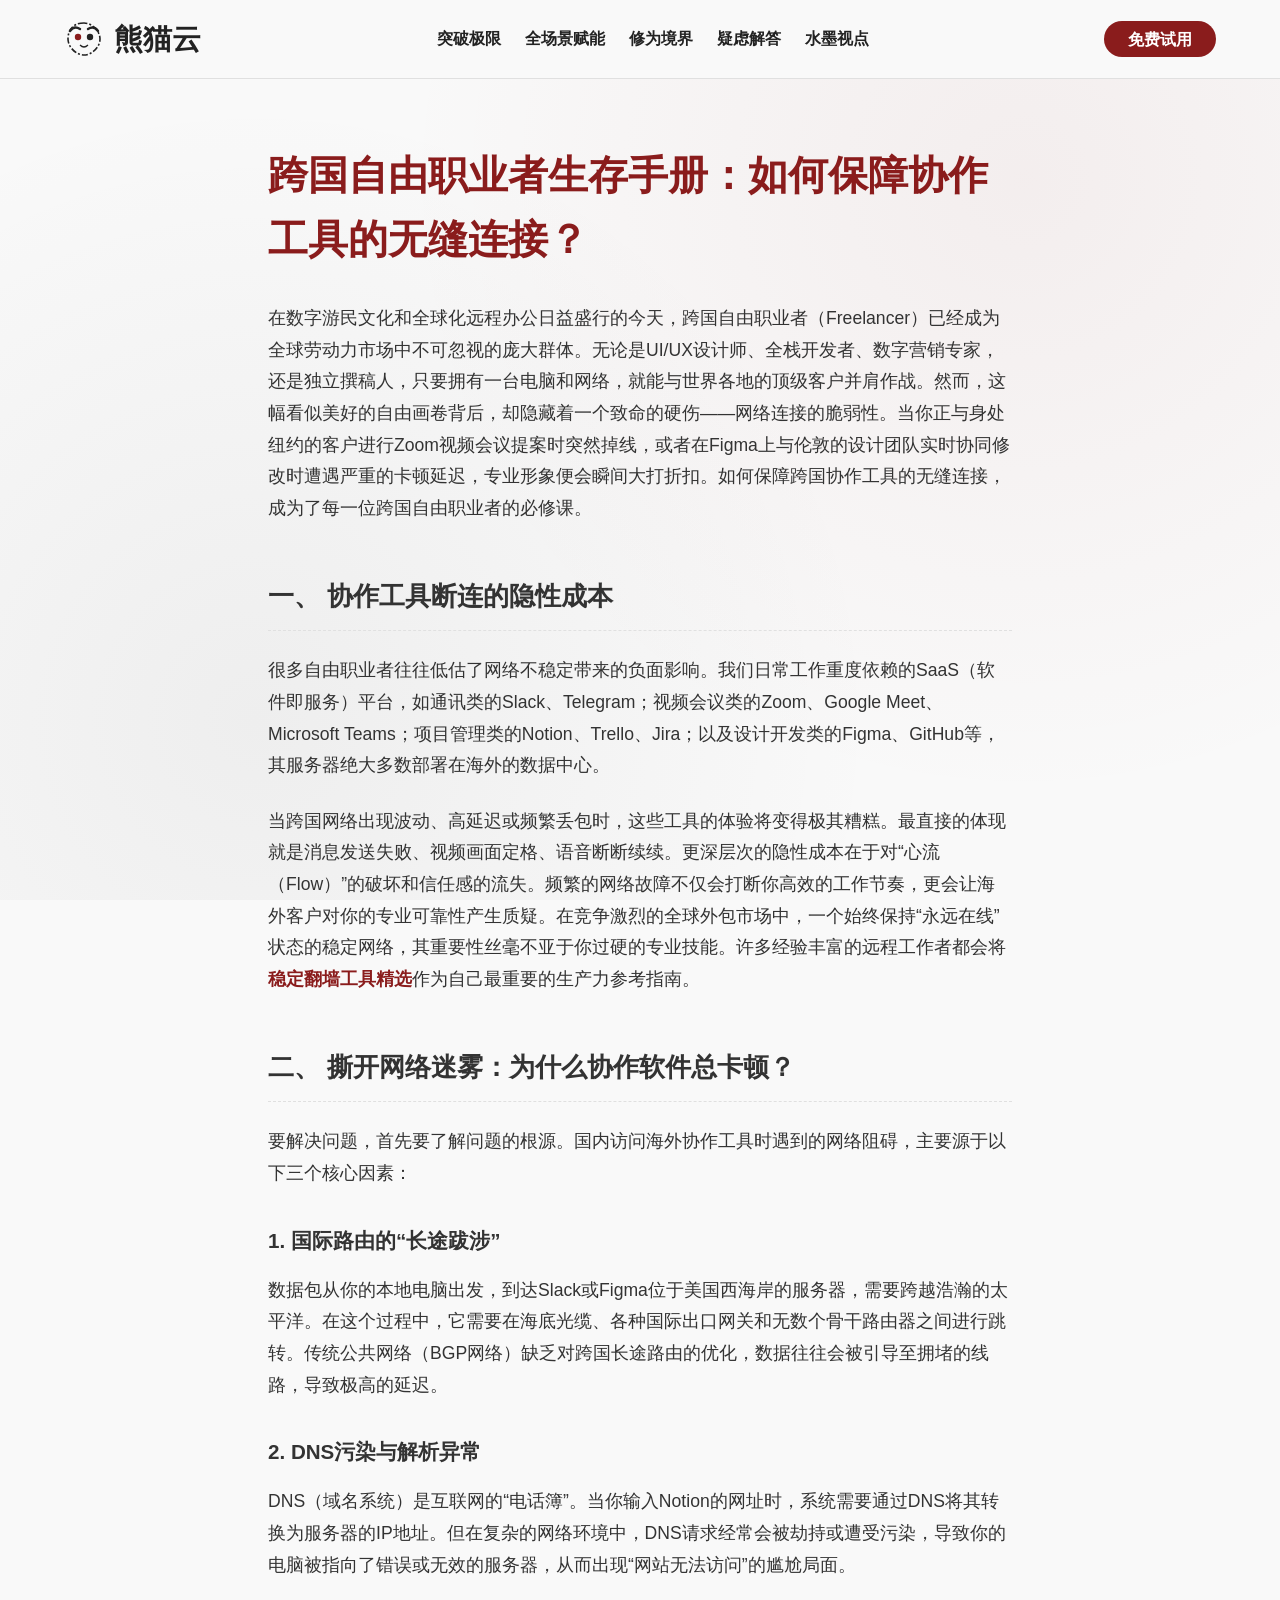
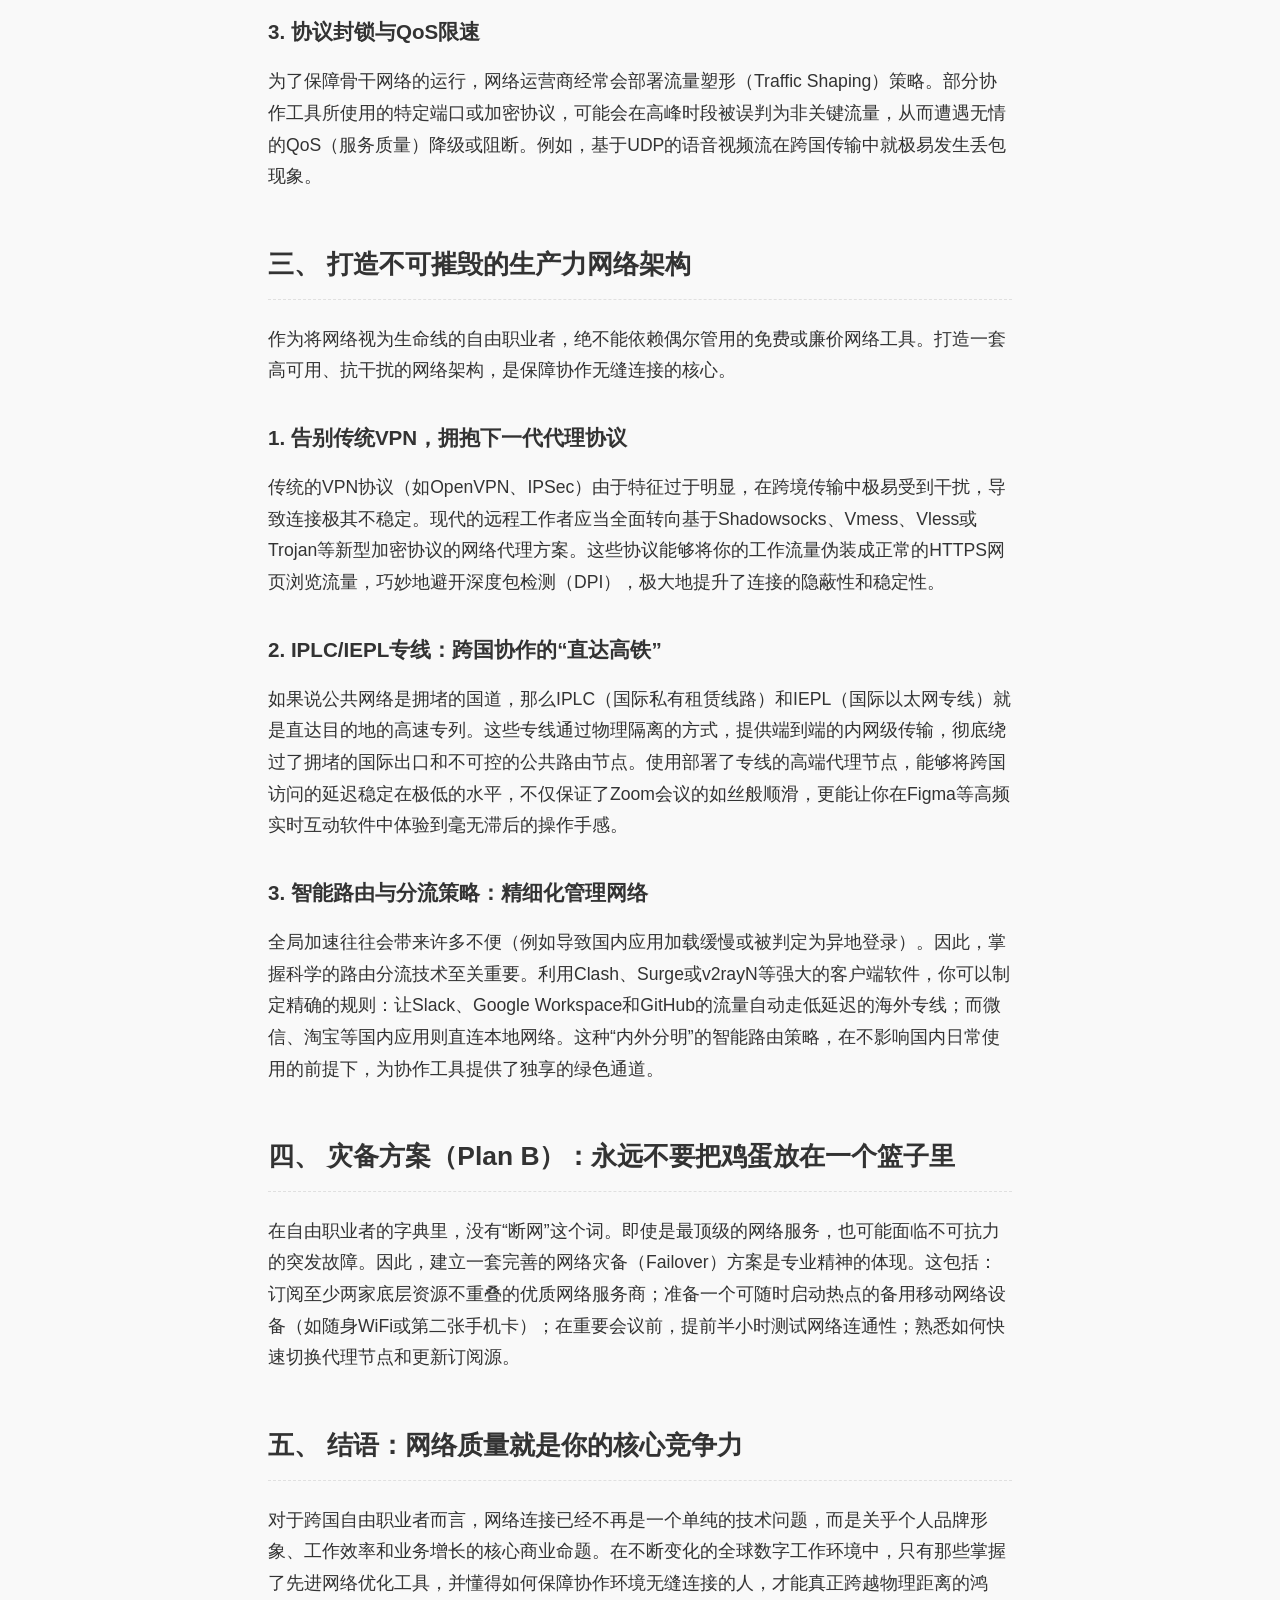
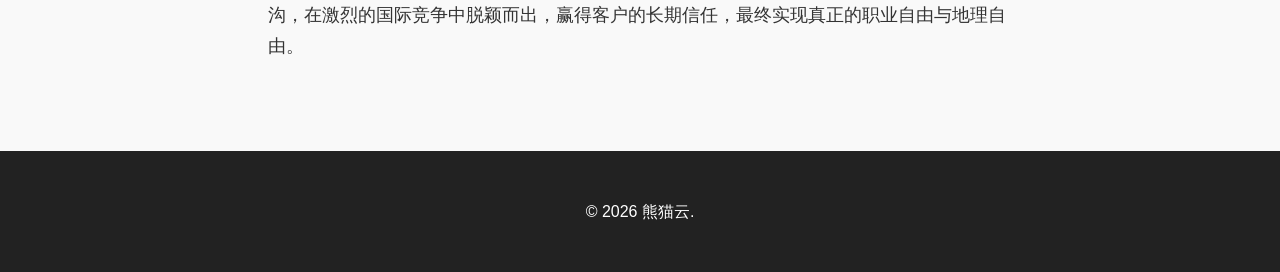
<file: freelance-remote-work.html>
<!DOCTYPE html>
<html lang="zh-CN">
<head>
    <meta charset="UTF-8">
    <title>跨国自由职业者生存手册：如何保障协作工具的无缝连接？ - 熊猫云</title>
    <link rel="stylesheet" href="style.css">
  <link rel="canonical" href="https://pandayuncloud.buzz/freelance-remote-work.html">
</head>
<body>
<header class="sticky-header">
    <a href="index.html" class="logo" style="text-decoration:none; color:inherit; border:none;">
        <!-- SVG Duotone Ink Panda Logo -->
        <svg viewBox="0 0 100 100" xmlns="http://www.w3.org/2000/svg">
            <path d="M50 10 C20 10 10 30 10 50 C10 70 30 90 50 90 C70 90 90 70 90 50 C90 30 70 10 50 10 Z" fill="none" stroke="#222" stroke-width="4" stroke-dasharray="15,5,5,5"/>
            <circle cx="35" cy="45" r="8" fill="#8a1c1c"/>
            <circle cx="65" cy="45" r="8" fill="#222"/>
            <path d="M40 65 Q50 75 60 65" fill="none" stroke="#222" stroke-width="3"/>
            <!-- Brush stroke ears -->
            <path d="M15 30 Q25 15 40 25" fill="none" stroke="#222" stroke-width="6" stroke-linecap="round"/>
            <path d="M85 30 Q75 15 60 25" fill="none" stroke="#222" stroke-width="6" stroke-linecap="round"/>
        </svg>
        熊猫云
    </a>
    <nav class="nav-links">
        <a href="index.html#features">突破极限</a>
        <a href="index.html#ai">全场景赋能</a>
        <a href="index.html#pricing">修为境界</a>
        <a href="index.html#faq">疑虑解答</a>
        <a href="insights.html">水墨视点</a>
    </nav>
    <div class="nav-cta">
        <a href="https://ww012.twilightaff.com/#/?code=A56DH1Af" class="btn-primary btn-small" rel="nofollow" target="_blank">免费试用</a>
    </div>
</header>
<main style="padding: 5% 10%; max-width: 1000px; margin: 0 auto;">
    <article>
        <h1 style="font-size: 2.5rem; margin-bottom: 2rem; color: #8a1c1c;">跨国自由职业者生存手册：如何保障协作工具的无缝连接？</h1>
        <div class="content" style="line-height: 1.8; font-size: 1.1rem; color: #333;">
            <p>在数字游民文化和全球化远程办公日益盛行的今天，跨国自由职业者（Freelancer）已经成为全球劳动力市场中不可忽视的庞大群体。无论是UI/UX设计师、全栈开发者、数字营销专家，还是独立撰稿人，只要拥有一台电脑和网络，就能与世界各地的顶级客户并肩作战。然而，这幅看似美好的自由画卷背后，却隐藏着一个致命的硬伤——网络连接的脆弱性。当你正与身处纽约的客户进行Zoom视频会议提案时突然掉线，或者在Figma上与伦敦的设计团队实时协同修改时遭遇严重的卡顿延迟，专业形象便会瞬间大打折扣。如何保障跨国协作工具的无缝连接，成为了每一位跨国自由职业者的必修课。</p>

            <h2>一、 协作工具断连的隐性成本</h2>
            <p>很多自由职业者往往低估了网络不稳定带来的负面影响。我们日常工作重度依赖的SaaS（软件即服务）平台，如通讯类的Slack、Telegram；视频会议类的Zoom、Google Meet、Microsoft Teams；项目管理类的Notion、Trello、Jira；以及设计开发类的Figma、GitHub等，其服务器绝大多数部署在海外的数据中心。</p>
            <p>当跨国网络出现波动、高延迟或频繁丢包时，这些工具的体验将变得极其糟糕。最直接的体现就是消息发送失败、视频画面定格、语音断断续续。更深层次的隐性成本在于对“心流（Flow）”的破坏和信任感的流失。频繁的网络故障不仅会打断你高效的工作节奏，更会让海外客户对你的专业可靠性产生质疑。在竞争激烈的全球外包市场中，一个始终保持“永远在线”状态的稳定网络，其重要性丝毫不亚于你过硬的专业技能。许多经验丰富的远程工作者都会将<a href="https://tizilab.net/" target="_blank" style="color:#8a1c1c; font-weight:bold;">稳定翻墙工具精选</a>作为自己最重要的生产力参考指南。</p>

            <h2>二、 撕开网络迷雾：为什么协作软件总卡顿？</h2>
            <p>要解决问题，首先要了解问题的根源。国内访问海外协作工具时遇到的网络阻碍，主要源于以下三个核心因素：</p>
            <h3>1. 国际路由的“长途跋涉”</h3>
            <p>数据包从你的本地电脑出发，到达Slack或Figma位于美国西海岸的服务器，需要跨越浩瀚的太平洋。在这个过程中，它需要在海底光缆、各种国际出口网关和无数个骨干路由器之间进行跳转。传统公共网络（BGP网络）缺乏对跨国长途路由的优化，数据往往会被引导至拥堵的线路，导致极高的延迟。</p>
            <h3>2. DNS污染与解析异常</h3>
            <p>DNS（域名系统）是互联网的“电话簿”。当你输入Notion的网址时，系统需要通过DNS将其转换为服务器的IP地址。但在复杂的网络环境中，DNS请求经常会被劫持或遭受污染，导致你的电脑被指向了错误或无效的服务器，从而出现“网站无法访问”的尴尬局面。</p>
            <h3>3. 协议封锁与QoS限速</h3>
            <p>为了保障骨干网络的运行，网络运营商经常会部署流量塑形（Traffic Shaping）策略。部分协作工具所使用的特定端口或加密协议，可能会在高峰时段被误判为非关键流量，从而遭遇无情的QoS（服务质量）降级或阻断。例如，基于UDP的语音视频流在跨国传输中就极易发生丢包现象。</p>

            <h2>三、 打造不可摧毁的生产力网络架构</h2>
            <p>作为将网络视为生命线的自由职业者，绝不能依赖偶尔管用的免费或廉价网络工具。打造一套高可用、抗干扰的网络架构，是保障协作无缝连接的核心。</p>
            <h3>1. 告别传统VPN，拥抱下一代代理协议</h3>
            <p>传统的VPN协议（如OpenVPN、IPSec）由于特征过于明显，在跨境传输中极易受到干扰，导致连接极其不稳定。现代的远程工作者应当全面转向基于Shadowsocks、Vmess、Vless或Trojan等新型加密协议的网络代理方案。这些协议能够将你的工作流量伪装成正常的HTTPS网页浏览流量，巧妙地避开深度包检测（DPI），极大地提升了连接的隐蔽性和稳定性。</p>
            <h3>2. IPLC/IEPL专线：跨国协作的“直达高铁”</h3>
            <p>如果说公共网络是拥堵的国道，那么IPLC（国际私有租赁线路）和IEPL（国际以太网专线）就是直达目的地的高速专列。这些专线通过物理隔离的方式，提供端到端的内网级传输，彻底绕过了拥堵的国际出口和不可控的公共路由节点。使用部署了专线的高端代理节点，能够将跨国访问的延迟稳定在极低的水平，不仅保证了Zoom会议的如丝般顺滑，更能让你在Figma等高频实时互动软件中体验到毫无滞后的操作手感。</p>
            <h3>3. 智能路由与分流策略：精细化管理网络</h3>
            <p>全局加速往往会带来许多不便（例如导致国内应用加载缓慢或被判定为异地登录）。因此，掌握科学的路由分流技术至关重要。利用Clash、Surge或v2rayN等强大的客户端软件，你可以制定精确的规则：让Slack、Google Workspace和GitHub的流量自动走低延迟的海外专线；而微信、淘宝等国内应用则直连本地网络。这种“内外分明”的智能路由策略，在不影响国内日常使用的前提下，为协作工具提供了独享的绿色通道。</p>

            <h2>四、 灾备方案（Plan B）：永远不要把鸡蛋放在一个篮子里</h2>
            <p>在自由职业者的字典里，没有“断网”这个词。即使是最顶级的网络服务，也可能面临不可抗力的突发故障。因此，建立一套完善的网络灾备（Failover）方案是专业精神的体现。这包括：订阅至少两家底层资源不重叠的优质网络服务商；准备一个可随时启动热点的备用移动网络设备（如随身WiFi或第二张手机卡）；在重要会议前，提前半小时测试网络连通性；熟悉如何快速切换代理节点和更新订阅源。</p>

            <h2>五、 结语：网络质量就是你的核心竞争力</h2>
            <p>对于跨国自由职业者而言，网络连接已经不再是一个单纯的技术问题，而是关乎个人品牌形象、工作效率和业务增长的核心商业命题。在不断变化的全球数字工作环境中，只有那些掌握了先进网络优化工具，并懂得如何保障协作环境无缝连接的人，才能真正跨越物理距离的鸿沟，在激烈的国际竞争中脱颖而出，赢得客户的长期信任，最终实现真正的职业自由与地理自由。</p>
        </div>
    </article>
</main>
<footer style="background: #222; color: #fff; padding: 3rem 5%; text-align: center;">
    <p>&copy; 2026 熊猫云.</p>
</footer>
</body>
</html>
</file>
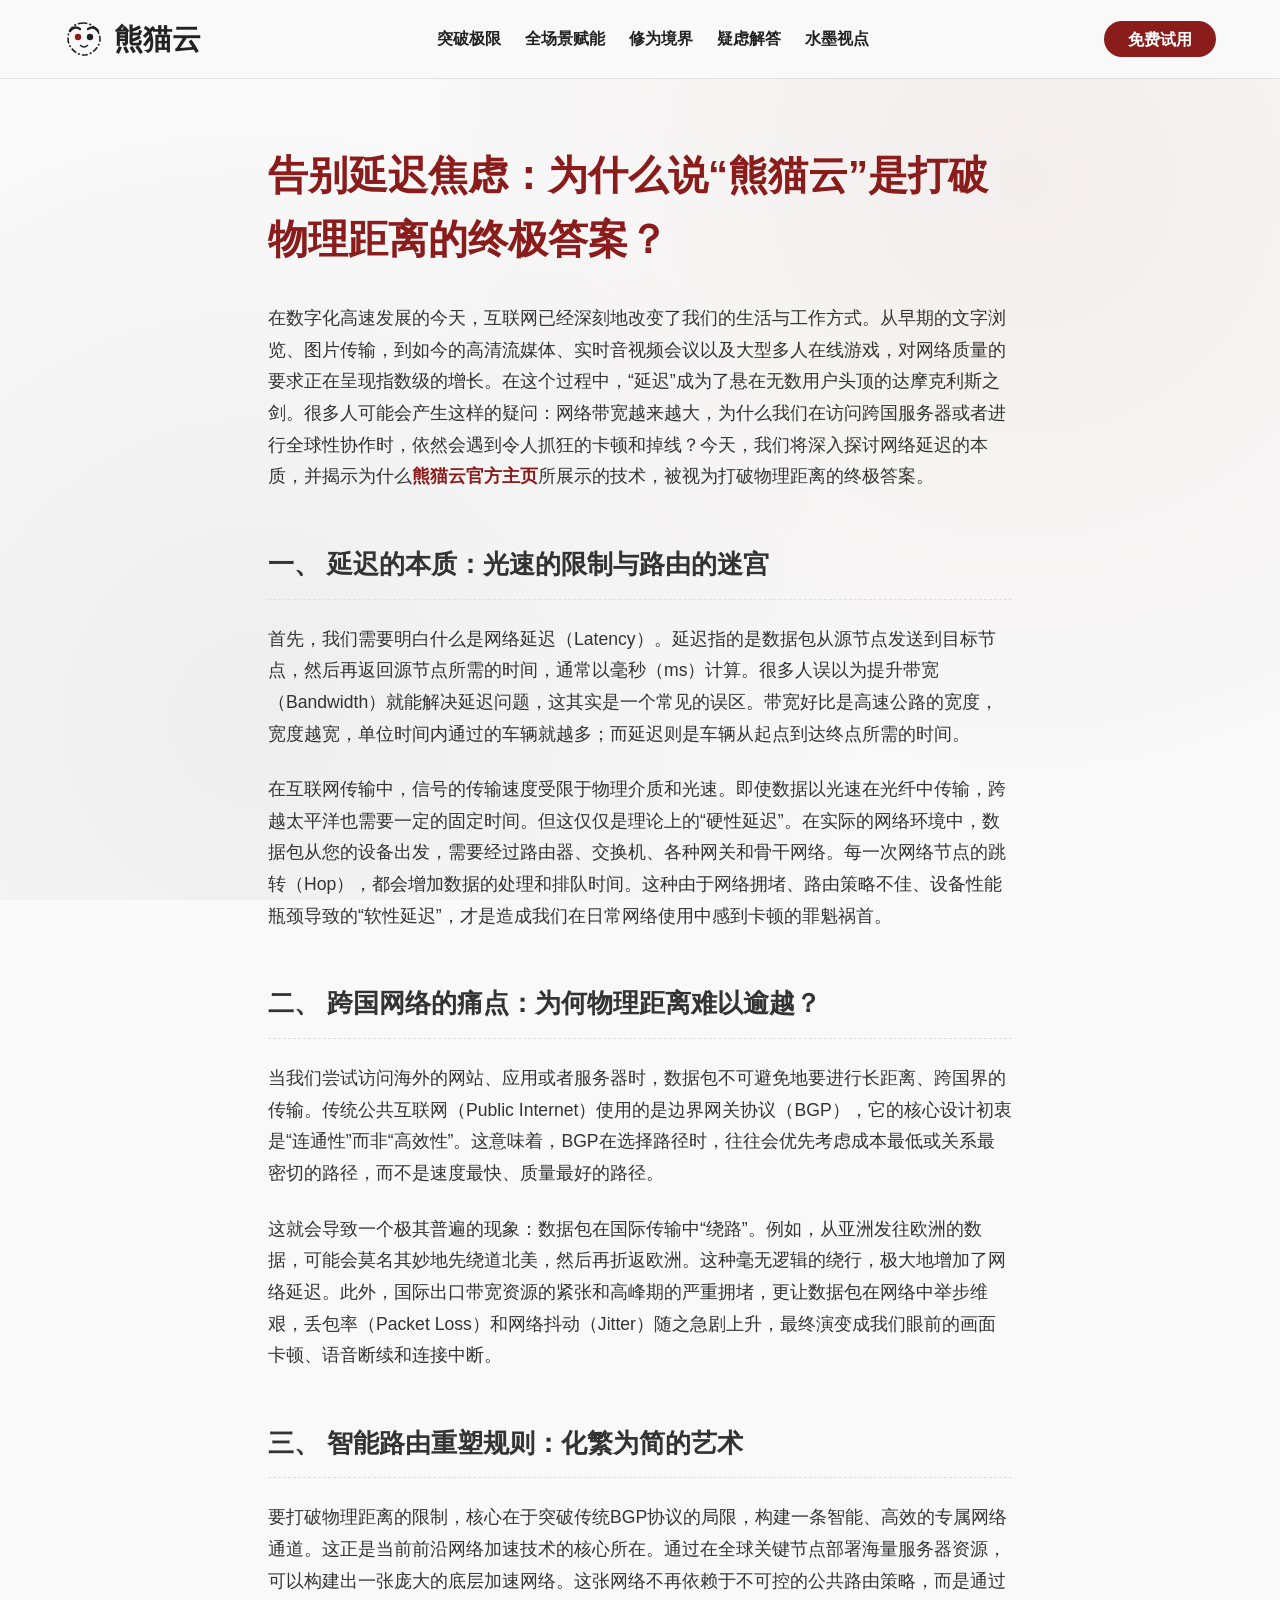
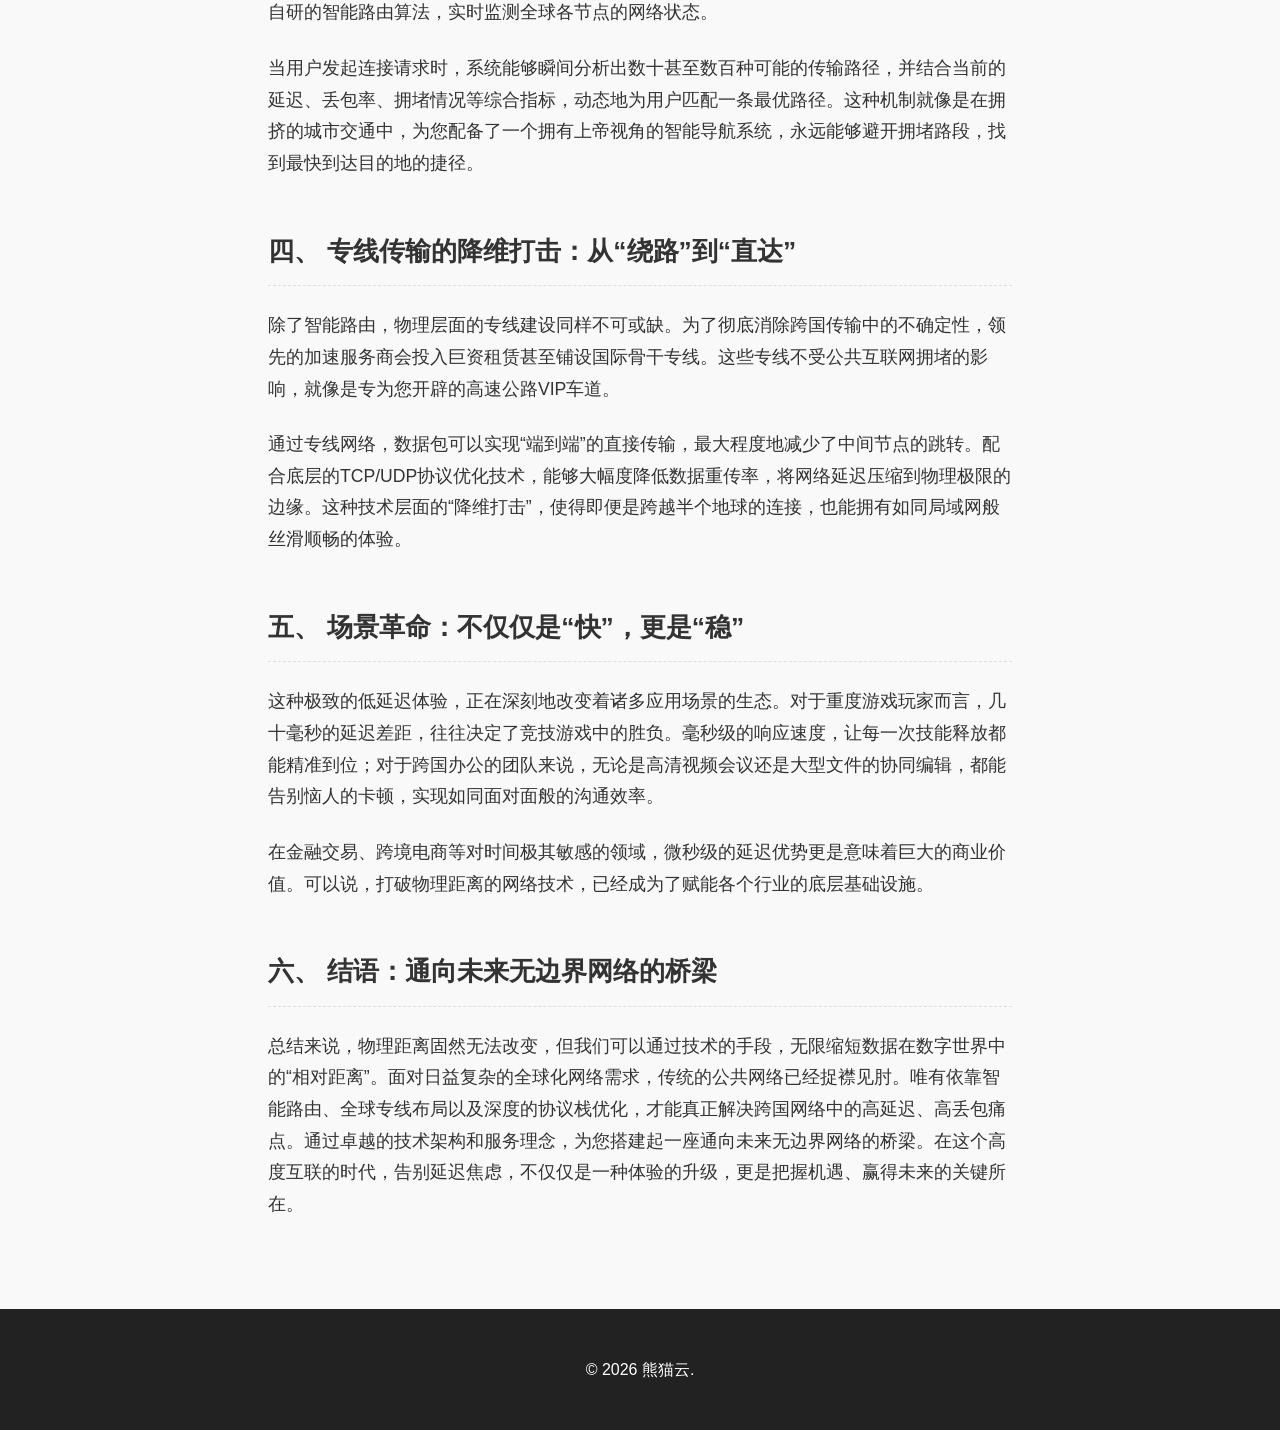
<file: ink-speed-optimization.html>
<!DOCTYPE html>
<html lang="zh-CN">
<head>
    <meta charset="UTF-8">
    <title>告别延迟焦虑：为什么说“熊猫云”是打破物理距离的终极答案？ - 熊猫云</title>
    <link rel="stylesheet" href="style.css">
  <link rel="canonical" href="https://pandayuncloud.buzz/ink-speed-optimization.html">
</head>
<body>
<header class="sticky-header">
    <a href="index.html" class="logo" style="text-decoration:none; color:inherit; border:none;">
        <!-- SVG Duotone Ink Panda Logo -->
        <svg viewBox="0 0 100 100" xmlns="http://www.w3.org/2000/svg">
            <path d="M50 10 C20 10 10 30 10 50 C10 70 30 90 50 90 C70 90 90 70 90 50 C90 30 70 10 50 10 Z" fill="none" stroke="#222" stroke-width="4" stroke-dasharray="15,5,5,5"/>
            <circle cx="35" cy="45" r="8" fill="#8a1c1c"/>
            <circle cx="65" cy="45" r="8" fill="#222"/>
            <path d="M40 65 Q50 75 60 65" fill="none" stroke="#222" stroke-width="3"/>
            <!-- Brush stroke ears -->
            <path d="M15 30 Q25 15 40 25" fill="none" stroke="#222" stroke-width="6" stroke-linecap="round"/>
            <path d="M85 30 Q75 15 60 25" fill="none" stroke="#222" stroke-width="6" stroke-linecap="round"/>
        </svg>
        熊猫云
    </a>
    <nav class="nav-links">
        <a href="index.html#features">突破极限</a>
        <a href="index.html#ai">全场景赋能</a>
        <a href="index.html#pricing">修为境界</a>
        <a href="index.html#faq">疑虑解答</a>
        <a href="insights.html">水墨视点</a>
    </nav>
    <div class="nav-cta">
        <a href="https://ww012.twilightaff.com/#/?code=A56DH1Af" class="btn-primary btn-small" rel="nofollow" target="_blank">免费试用</a>
    </div>
</header>
<main style="padding: 5% 10%; max-width: 1000px; margin: 0 auto;">
    <article>
        <h1 style="font-size: 2.5rem; margin-bottom: 2rem; color: #8a1c1c;">告别延迟焦虑：为什么说“熊猫云”是打破物理距离的终极答案？</h1>
        <div class="content" style="line-height: 1.8; font-size: 1.1rem; color: #333;">
            <p>在数字化高速发展的今天，互联网已经深刻地改变了我们的生活与工作方式。从早期的文字浏览、图片传输，到如今的高清流媒体、实时音视频会议以及大型多人在线游戏，对网络质量的要求正在呈现指数级的增长。在这个过程中，“延迟”成为了悬在无数用户头顶的达摩克利斯之剑。很多人可能会产生这样的疑问：网络带宽越来越大，为什么我们在访问跨国服务器或者进行全球性协作时，依然会遇到令人抓狂的卡顿和掉线？今天，我们将深入探讨网络延迟的本质，并揭示为什么<a href="index.html" target="_blank" style="color:#8a1c1c; font-weight:bold;">熊猫云官方主页</a>所展示的技术，被视为打破物理距离的终极答案。</p>

            <h2>一、 延迟的本质：光速的限制与路由的迷宫</h2>
            <p>首先，我们需要明白什么是网络延迟（Latency）。延迟指的是数据包从源节点发送到目标节点，然后再返回源节点所需的时间，通常以毫秒（ms）计算。很多人误以为提升带宽（Bandwidth）就能解决延迟问题，这其实是一个常见的误区。带宽好比是高速公路的宽度，宽度越宽，单位时间内通过的车辆就越多；而延迟则是车辆从起点到达终点所需的时间。</p>
            <p>在互联网传输中，信号的传输速度受限于物理介质和光速。即使数据以光速在光纤中传输，跨越太平洋也需要一定的固定时间。但这仅仅是理论上的“硬性延迟”。在实际的网络环境中，数据包从您的设备出发，需要经过路由器、交换机、各种网关和骨干网络。每一次网络节点的跳转（Hop），都会增加数据的处理和排队时间。这种由于网络拥堵、路由策略不佳、设备性能瓶颈导致的“软性延迟”，才是造成我们在日常网络使用中感到卡顿的罪魁祸首。</p>

            <h2>二、 跨国网络的痛点：为何物理距离难以逾越？</h2>
            <p>当我们尝试访问海外的网站、应用或者服务器时，数据包不可避免地要进行长距离、跨国界的传输。传统公共互联网（Public Internet）使用的是边界网关协议（BGP），它的核心设计初衷是“连通性”而非“高效性”。这意味着，BGP在选择路径时，往往会优先考虑成本最低或关系最密切的路径，而不是速度最快、质量最好的路径。</p>
            <p>这就会导致一个极其普遍的现象：数据包在国际传输中“绕路”。例如，从亚洲发往欧洲的数据，可能会莫名其妙地先绕道北美，然后再折返欧洲。这种毫无逻辑的绕行，极大地增加了网络延迟。此外，国际出口带宽资源的紧张和高峰期的严重拥堵，更让数据包在网络中举步维艰，丢包率（Packet Loss）和网络抖动（Jitter）随之急剧上升，最终演变成我们眼前的画面卡顿、语音断续和连接中断。</p>

            <h2>三、 智能路由重塑规则：化繁为简的艺术</h2>
            <p>要打破物理距离的限制，核心在于突破传统BGP协议的局限，构建一条智能、高效的专属网络通道。这正是当前前沿网络加速技术的核心所在。通过在全球关键节点部署海量服务器资源，可以构建出一张庞大的底层加速网络。这张网络不再依赖于不可控的公共路由策略，而是通过自研的智能路由算法，实时监测全球各节点的网络状态。</p>
            <p>当用户发起连接请求时，系统能够瞬间分析出数十甚至数百种可能的传输路径，并结合当前的延迟、丢包率、拥堵情况等综合指标，动态地为用户匹配一条最优路径。这种机制就像是在拥挤的城市交通中，为您配备了一个拥有上帝视角的智能导航系统，永远能够避开拥堵路段，找到最快到达目的地的捷径。</p>

            <h2>四、 专线传输的降维打击：从“绕路”到“直达”</h2>
            <p>除了智能路由，物理层面的专线建设同样不可或缺。为了彻底消除跨国传输中的不确定性，领先的加速服务商会投入巨资租赁甚至铺设国际骨干专线。这些专线不受公共互联网拥堵的影响，就像是专为您开辟的高速公路VIP车道。</p>
            <p>通过专线网络，数据包可以实现“端到端”的直接传输，最大程度地减少了中间节点的跳转。配合底层的TCP/UDP协议优化技术，能够大幅度降低数据重传率，将网络延迟压缩到物理极限的边缘。这种技术层面的“降维打击”，使得即便是跨越半个地球的连接，也能拥有如同局域网般丝滑顺畅的体验。</p>

            <h2>五、 场景革命：不仅仅是“快”，更是“稳”</h2>
            <p>这种极致的低延迟体验，正在深刻地改变着诸多应用场景的生态。对于重度游戏玩家而言，几十毫秒的延迟差距，往往决定了竞技游戏中的胜负。毫秒级的响应速度，让每一次技能释放都能精准到位；对于跨国办公的团队来说，无论是高清视频会议还是大型文件的协同编辑，都能告别恼人的卡顿，实现如同面对面般的沟通效率。</p>
            <p>在金融交易、跨境电商等对时间极其敏感的领域，微秒级的延迟优势更是意味着巨大的商业价值。可以说，打破物理距离的网络技术，已经成为了赋能各个行业的底层基础设施。</p>

            <h2>六、 结语：通向未来无边界网络的桥梁</h2>
            <p>总结来说，物理距离固然无法改变，但我们可以通过技术的手段，无限缩短数据在数字世界中的“相对距离”。面对日益复杂的全球化网络需求，传统的公共网络已经捉襟见肘。唯有依靠智能路由、全球专线布局以及深度的协议栈优化，才能真正解决跨国网络中的高延迟、高丢包痛点。通过卓越的技术架构和服务理念，为您搭建起一座通向未来无边界网络的桥梁。在这个高度互联的时代，告别延迟焦虑，不仅仅是一种体验的升级，更是把握机遇、赢得未来的关键所在。</p>
        </div>
    </article>
</main>
<footer style="background: #222; color: #fff; padding: 3rem 5%; text-align: center;">
    <p>&copy; 2026 熊猫云.</p>
</footer>
</body>
</html>
</file>
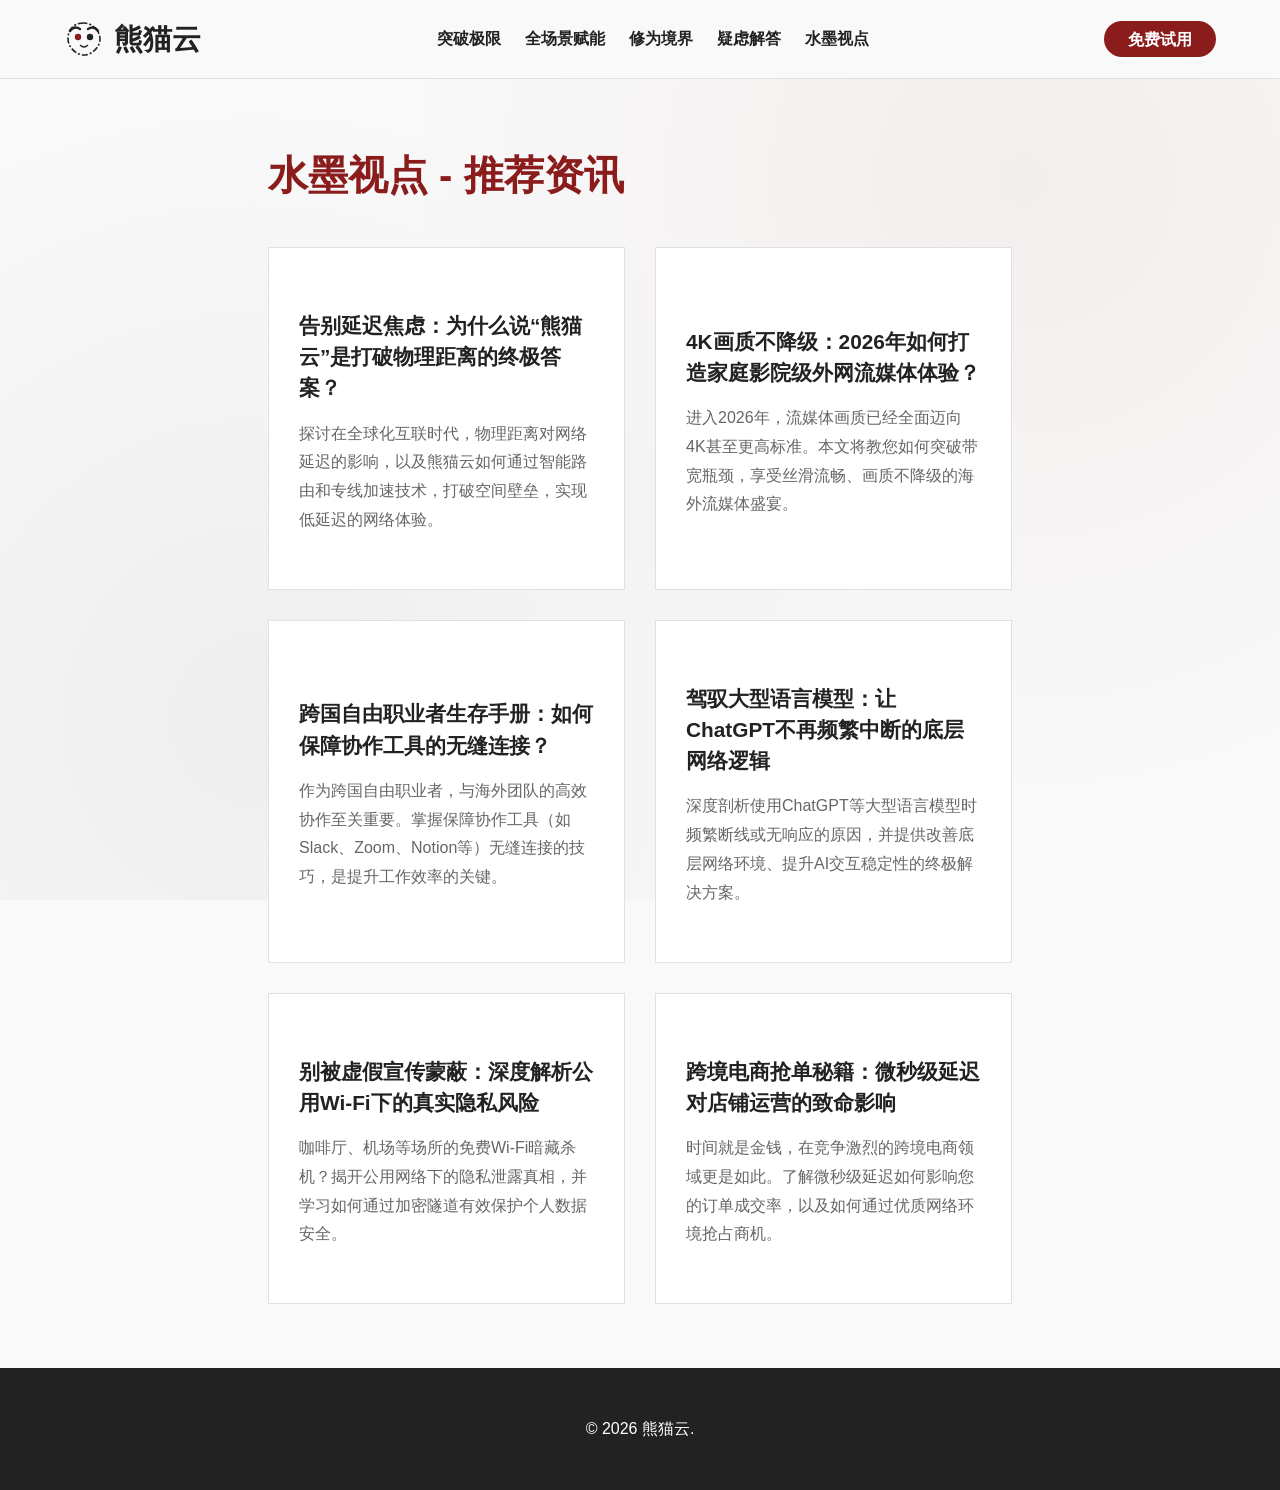
<file: insights.html>
<!DOCTYPE html>
<html lang="zh-CN">
<head>
    <meta charset="UTF-8">
    <title>水墨视点 - 推荐资讯 - 熊猫云</title>
    <link rel="stylesheet" href="style.css">
  <link rel="canonical" href="https://pandayuncloud.buzz/insights.html">
</head>
<body>
<header class="sticky-header">
    <a href="index.html" class="logo" style="text-decoration:none; color:inherit; border:none;">
        <!-- SVG Duotone Ink Panda Logo -->
        <svg viewBox="0 0 100 100" xmlns="http://www.w3.org/2000/svg">
            <path d="M50 10 C20 10 10 30 10 50 C10 70 30 90 50 90 C70 90 90 70 90 50 C90 30 70 10 50 10 Z" fill="none" stroke="#222" stroke-width="4" stroke-dasharray="15,5,5,5"/>
            <circle cx="35" cy="45" r="8" fill="#8a1c1c"/>
            <circle cx="65" cy="45" r="8" fill="#222"/>
            <path d="M40 65 Q50 75 60 65" fill="none" stroke="#222" stroke-width="3"/>
            <!-- Brush stroke ears -->
            <path d="M15 30 Q25 15 40 25" fill="none" stroke="#222" stroke-width="6" stroke-linecap="round"/>
            <path d="M85 30 Q75 15 60 25" fill="none" stroke="#222" stroke-width="6" stroke-linecap="round"/>
        </svg>
        熊猫云
    </a>
    <nav class="nav-links">
        <a href="index.html#features">突破极限</a>
        <a href="index.html#ai">全场景赋能</a>
        <a href="index.html#pricing">修为境界</a>
        <a href="index.html#faq">疑虑解答</a>
        <a href="insights.html">水墨视点</a>
    </nav>
    <div class="nav-cta">
        <a href="https://ww012.twilightaff.com/#/?code=A56DH1Af" class="btn-primary btn-small" rel="nofollow" target="_blank">免费试用</a>
    </div>
</header>
<main style="padding: 5% 10%; max-width: 1000px; margin: 0 auto;">
    <article>
        <h1 style="font-size: 2.5rem; margin-bottom: 2rem; color: #8a1c1c;">水墨视点 - 推荐资讯</h1>
        <div class="content" style="line-height: 1.8; font-size: 1.1rem; color: #333;">
            <div class="article-grid">
                <div class="article-card"><a href="ink-speed-optimization.html"><h3>告别延迟焦虑：为什么说“熊猫云”是打破物理距离的终极答案？</h3><p>探讨在全球化互联时代，物理距离对网络延迟的影响，以及熊猫云如何通过智能路由和专线加速技术，打破空间壁垒，实现低延迟的网络体验。</p></a></div>
                <div class="article-card"><a href="streaming-quality-guide.html"><h3>4K画质不降级：2026年如何打造家庭影院级外网流媒体体验？</h3><p>进入2026年，流媒体画质已经全面迈向4K甚至更高标准。本文将教您如何突破带宽瓶颈，享受丝滑流畅、画质不降级的海外流媒体盛宴。</p></a></div>
                <div class="article-card"><a href="freelance-remote-work.html"><h3>跨国自由职业者生存手册：如何保障协作工具的无缝连接？</h3><p>作为跨国自由职业者，与海外团队的高效协作至关重要。掌握保障协作工具（如Slack、Zoom、Notion等）无缝连接的技巧，是提升工作效率的关键。</p></a></div>
                <div class="article-card"><a href="ai-prompt-engineering.html"><h3>驾驭大型语言模型：让ChatGPT不再频繁中断的底层网络逻辑</h3><p>深度剖析使用ChatGPT等大型语言模型时频繁断线或无响应的原因，并提供改善底层网络环境、提升AI交互稳定性的终极解决方案。</p></a></div>
                <div class="article-card"><a href="privacy-protection-myths.html"><h3>别被虚假宣传蒙蔽：深度解析公用Wi-Fi下的真实隐私风险</h3><p>咖啡厅、机场等场所的免费Wi-Fi暗藏杀机？揭开公用网络下的隐私泄露真相，并学习如何通过加密隧道有效保护个人数据安全。</p></a></div>
                <div class="article-card"><a href="cross-border-ecommerce.html"><h3>跨境电商抢单秘籍：微秒级延迟对店铺运营的致命影响</h3><p>时间就是金钱，在竞争激烈的跨境电商领域更是如此。了解微秒级延迟如何影响您的订单成交率，以及如何通过优质网络环境抢占商机。</p></a></div>
            </div>
        </div>
    </article>
</main>
<footer style="background: #222; color: #fff; padding: 3rem 5%; text-align: center;">
    <p>&copy; 2026 熊猫云.</p>
</footer>
</body>
</html>
</file>
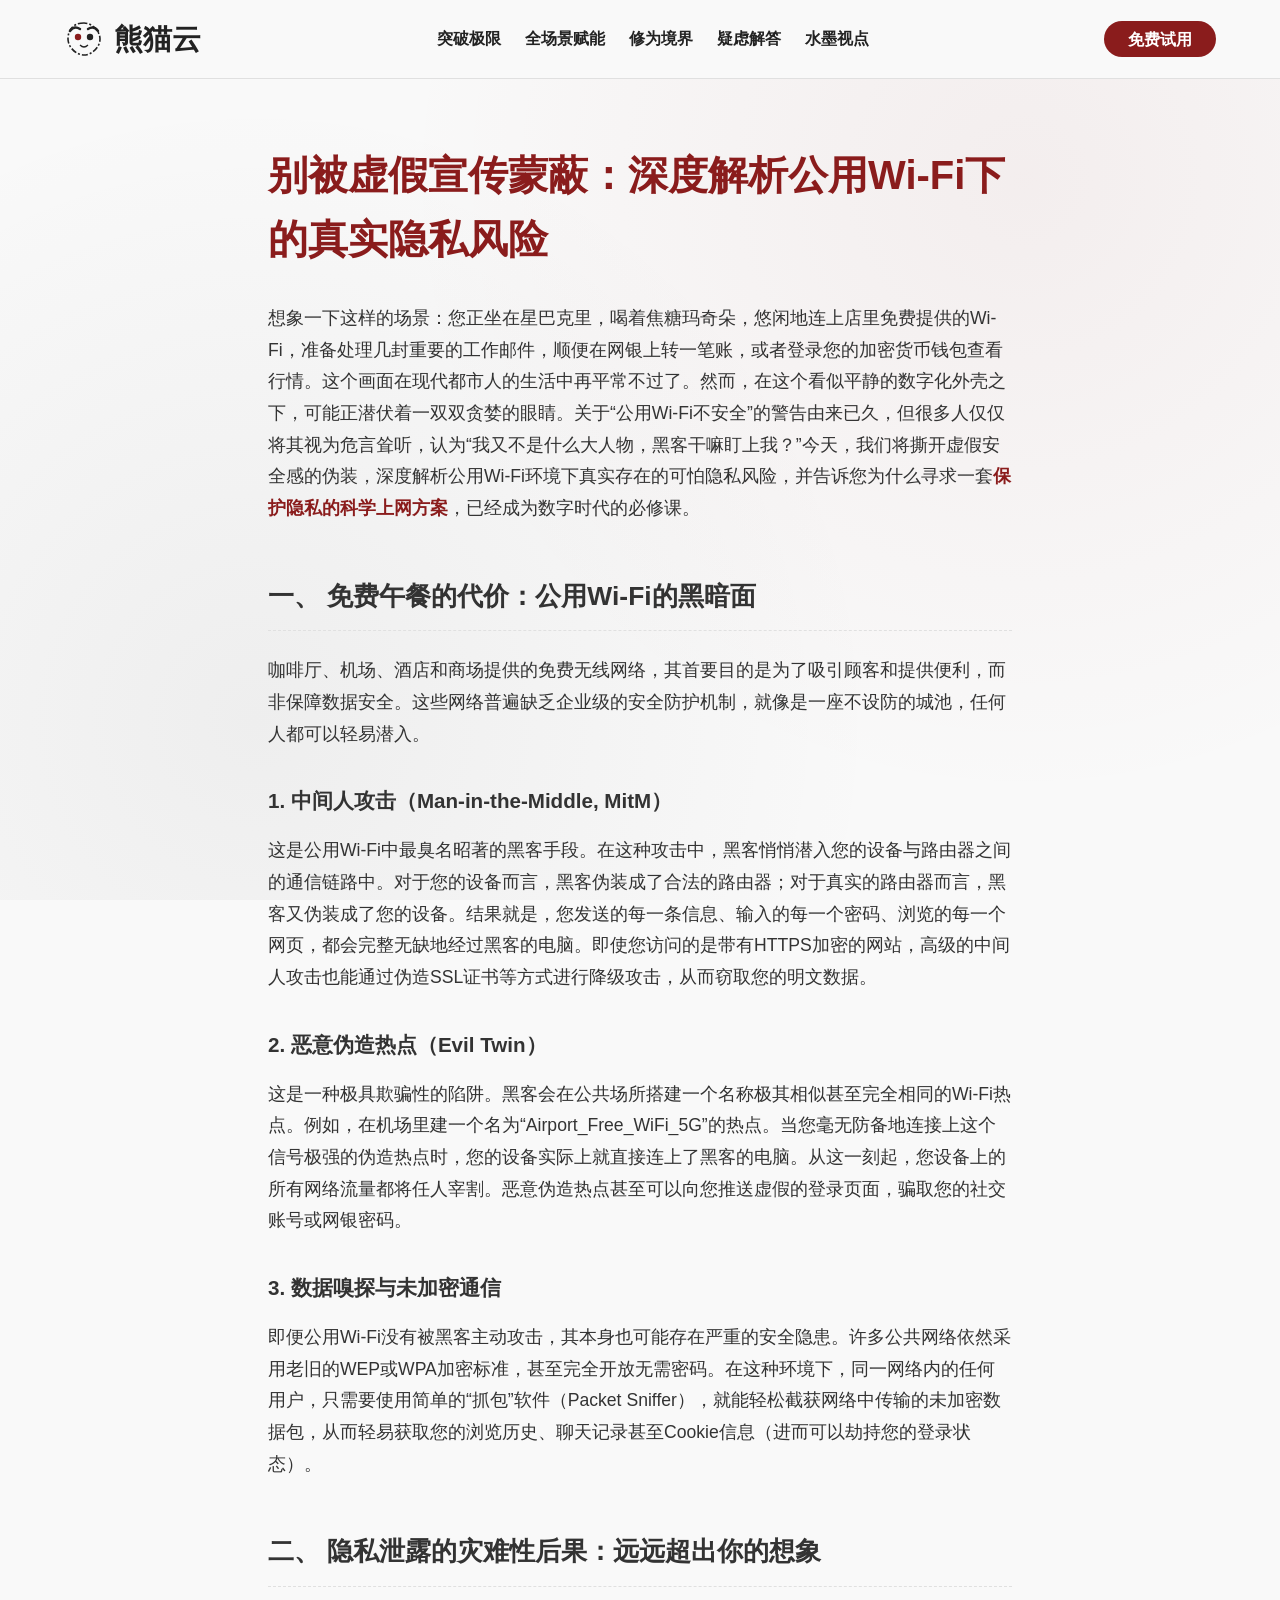
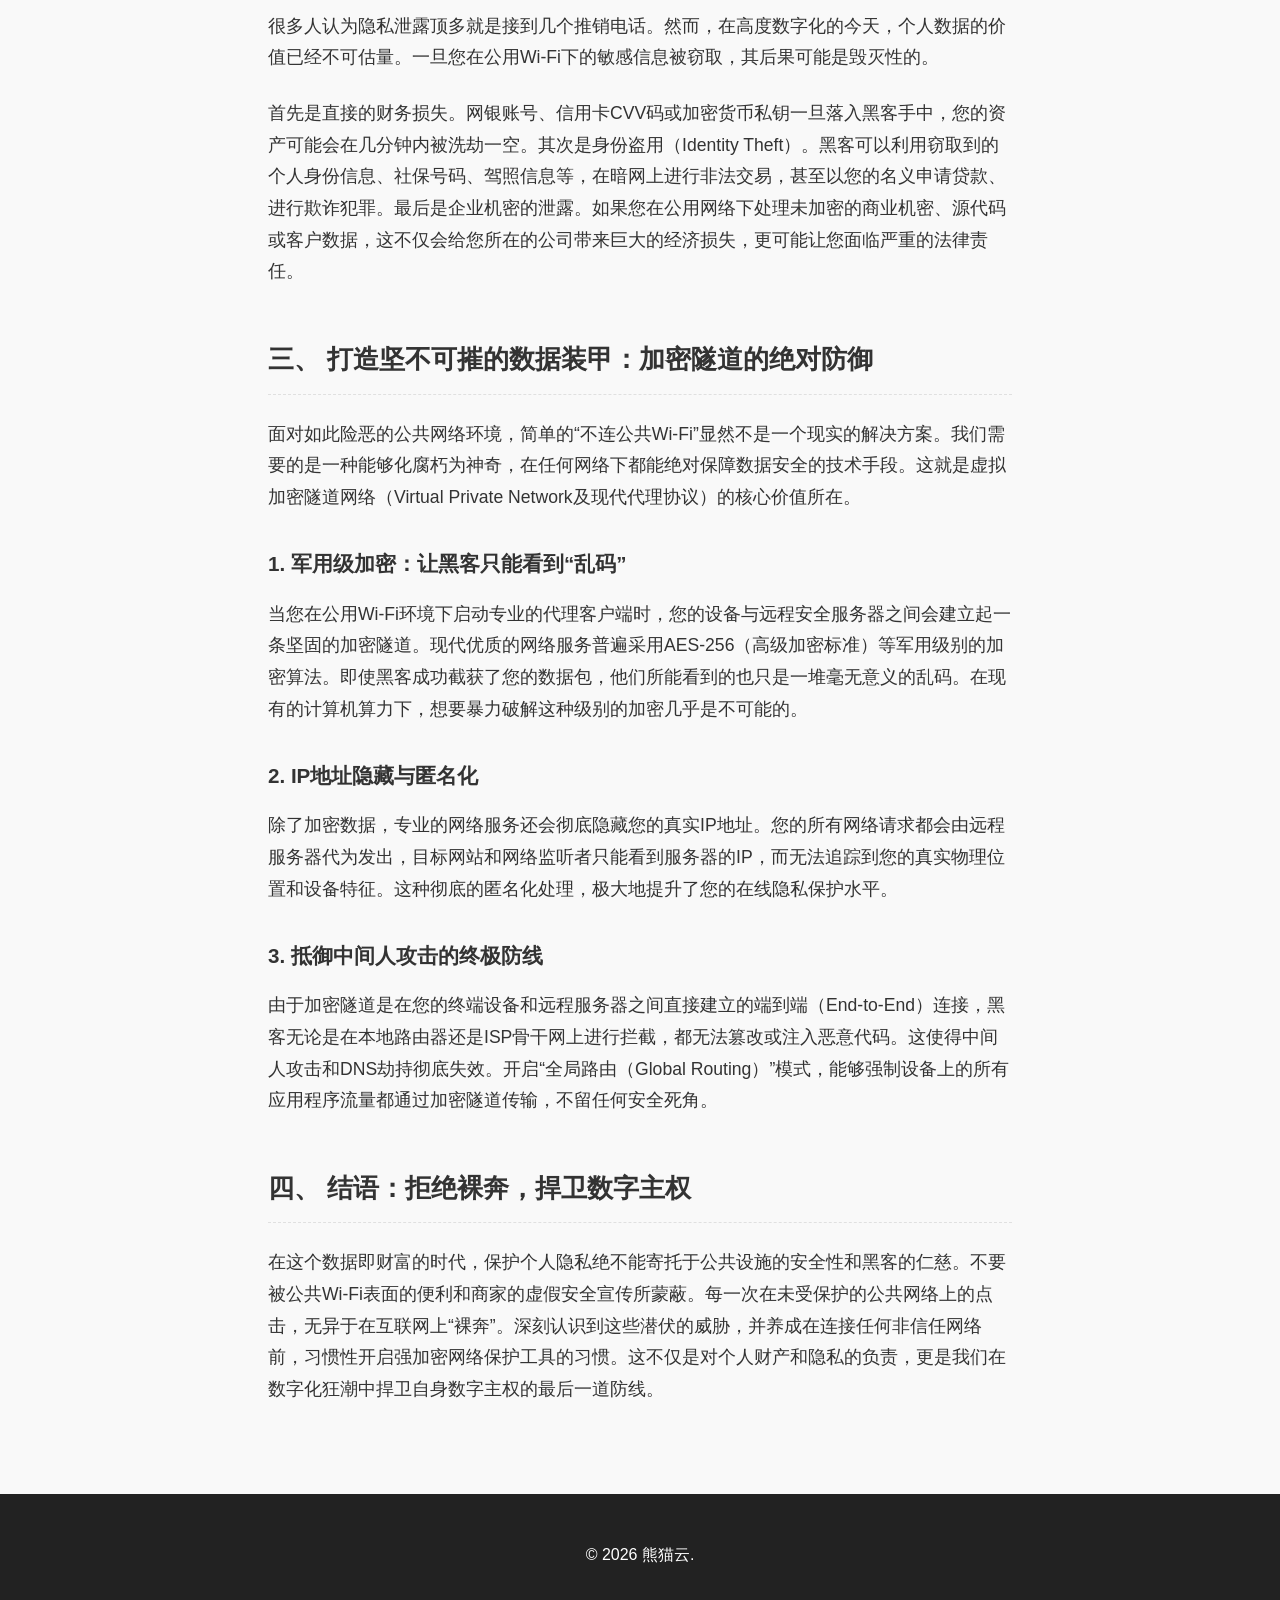
<file: privacy-protection-myths.html>
<!DOCTYPE html>
<html lang="zh-CN">
<head>
    <meta charset="UTF-8">
    <title>别被虚假宣传蒙蔽：深度解析公用Wi-Fi下的真实隐私风险 - 熊猫云</title>
    <link rel="stylesheet" href="style.css">
  <link rel="canonical" href="https://pandayuncloud.buzz/privacy-protection-myths.html">
</head>
<body>
<header class="sticky-header">
    <a href="index.html" class="logo" style="text-decoration:none; color:inherit; border:none;">
        <!-- SVG Duotone Ink Panda Logo -->
        <svg viewBox="0 0 100 100" xmlns="http://www.w3.org/2000/svg">
            <path d="M50 10 C20 10 10 30 10 50 C10 70 30 90 50 90 C70 90 90 70 90 50 C90 30 70 10 50 10 Z" fill="none" stroke="#222" stroke-width="4" stroke-dasharray="15,5,5,5"/>
            <circle cx="35" cy="45" r="8" fill="#8a1c1c"/>
            <circle cx="65" cy="45" r="8" fill="#222"/>
            <path d="M40 65 Q50 75 60 65" fill="none" stroke="#222" stroke-width="3"/>
            <!-- Brush stroke ears -->
            <path d="M15 30 Q25 15 40 25" fill="none" stroke="#222" stroke-width="6" stroke-linecap="round"/>
            <path d="M85 30 Q75 15 60 25" fill="none" stroke="#222" stroke-width="6" stroke-linecap="round"/>
        </svg>
        熊猫云
    </a>
    <nav class="nav-links">
        <a href="index.html#features">突破极限</a>
        <a href="index.html#ai">全场景赋能</a>
        <a href="index.html#pricing">修为境界</a>
        <a href="index.html#faq">疑虑解答</a>
        <a href="insights.html">水墨视点</a>
    </nav>
    <div class="nav-cta">
        <a href="https://ww012.twilightaff.com/#/?code=A56DH1Af" class="btn-primary btn-small" rel="nofollow" target="_blank">免费试用</a>
    </div>
</header>
<main style="padding: 5% 10%; max-width: 1000px; margin: 0 auto;">
    <article>
        <h1 style="font-size: 2.5rem; margin-bottom: 2rem; color: #8a1c1c;">别被虚假宣传蒙蔽：深度解析公用Wi-Fi下的真实隐私风险</h1>
        <div class="content" style="line-height: 1.8; font-size: 1.1rem; color: #333;">
            <p>想象一下这样的场景：您正坐在星巴克里，喝着焦糖玛奇朵，悠闲地连上店里免费提供的Wi-Fi，准备处理几封重要的工作邮件，顺便在网银上转一笔账，或者登录您的加密货币钱包查看行情。这个画面在现代都市人的生活中再平常不过了。然而，在这个看似平静的数字化外壳之下，可能正潜伏着一双双贪婪的眼睛。关于“公用Wi-Fi不安全”的警告由来已久，但很多人仅仅将其视为危言耸听，认为“我又不是什么大人物，黑客干嘛盯上我？”今天，我们将撕开虚假安全感的伪装，深度解析公用Wi-Fi环境下真实存在的可怕隐私风险，并告诉您为什么寻求一套<a href="https://tizilab.net/" target="_blank" style="color:#8a1c1c; font-weight:bold;">保护隐私的科学上网方案</a>，已经成为数字时代的必修课。</p>

            <h2>一、 免费午餐的代价：公用Wi-Fi的黑暗面</h2>
            <p>咖啡厅、机场、酒店和商场提供的免费无线网络，其首要目的是为了吸引顾客和提供便利，而非保障数据安全。这些网络普遍缺乏企业级的安全防护机制，就像是一座不设防的城池，任何人都可以轻易潜入。</p>
            <h3>1. 中间人攻击（Man-in-the-Middle, MitM）</h3>
            <p>这是公用Wi-Fi中最臭名昭著的黑客手段。在这种攻击中，黑客悄悄潜入您的设备与路由器之间的通信链路中。对于您的设备而言，黑客伪装成了合法的路由器；对于真实的路由器而言，黑客又伪装成了您的设备。结果就是，您发送的每一条信息、输入的每一个密码、浏览的每一个网页，都会完整无缺地经过黑客的电脑。即使您访问的是带有HTTPS加密的网站，高级的中间人攻击也能通过伪造SSL证书等方式进行降级攻击，从而窃取您的明文数据。</p>
            <h3>2. 恶意伪造热点（Evil Twin）</h3>
            <p>这是一种极具欺骗性的陷阱。黑客会在公共场所搭建一个名称极其相似甚至完全相同的Wi-Fi热点。例如，在机场里建一个名为“Airport_Free_WiFi_5G”的热点。当您毫无防备地连接上这个信号极强的伪造热点时，您的设备实际上就直接连上了黑客的电脑。从这一刻起，您设备上的所有网络流量都将任人宰割。恶意伪造热点甚至可以向您推送虚假的登录页面，骗取您的社交账号或网银密码。</p>
            <h3>3. 数据嗅探与未加密通信</h3>
            <p>即便公用Wi-Fi没有被黑客主动攻击，其本身也可能存在严重的安全隐患。许多公共网络依然采用老旧的WEP或WPA加密标准，甚至完全开放无需密码。在这种环境下，同一网络内的任何用户，只需要使用简单的“抓包”软件（Packet Sniffer），就能轻松截获网络中传输的未加密数据包，从而轻易获取您的浏览历史、聊天记录甚至Cookie信息（进而可以劫持您的登录状态）。</p>

            <h2>二、 隐私泄露的灾难性后果：远远超出你的想象</h2>
            <p>很多人认为隐私泄露顶多就是接到几个推销电话。然而，在高度数字化的今天，个人数据的价值已经不可估量。一旦您在公用Wi-Fi下的敏感信息被窃取，其后果可能是毁灭性的。</p>
            <p>首先是直接的财务损失。网银账号、信用卡CVV码或加密货币私钥一旦落入黑客手中，您的资产可能会在几分钟内被洗劫一空。其次是身份盗用（Identity Theft）。黑客可以利用窃取到的个人身份信息、社保号码、驾照信息等，在暗网上进行非法交易，甚至以您的名义申请贷款、进行欺诈犯罪。最后是企业机密的泄露。如果您在公用网络下处理未加密的商业机密、源代码或客户数据，这不仅会给您所在的公司带来巨大的经济损失，更可能让您面临严重的法律责任。</p>

            <h2>三、 打造坚不可摧的数据装甲：加密隧道的绝对防御</h2>
            <p>面对如此险恶的公共网络环境，简单的“不连公共Wi-Fi”显然不是一个现实的解决方案。我们需要的是一种能够化腐朽为神奇，在任何网络下都能绝对保障数据安全的技术手段。这就是虚拟加密隧道网络（Virtual Private Network及现代代理协议）的核心价值所在。</p>
            <h3>1. 军用级加密：让黑客只能看到“乱码”</h3>
            <p>当您在公用Wi-Fi环境下启动专业的代理客户端时，您的设备与远程安全服务器之间会建立起一条坚固的加密隧道。现代优质的网络服务普遍采用AES-256（高级加密标准）等军用级别的加密算法。即使黑客成功截获了您的数据包，他们所能看到的也只是一堆毫无意义的乱码。在现有的计算机算力下，想要暴力破解这种级别的加密几乎是不可能的。</p>
            <h3>2. IP地址隐藏与匿名化</h3>
            <p>除了加密数据，专业的网络服务还会彻底隐藏您的真实IP地址。您的所有网络请求都会由远程服务器代为发出，目标网站和网络监听者只能看到服务器的IP，而无法追踪到您的真实物理位置和设备特征。这种彻底的匿名化处理，极大地提升了您的在线隐私保护水平。</p>
            <h3>3. 抵御中间人攻击的终极防线</h3>
            <p>由于加密隧道是在您的终端设备和远程服务器之间直接建立的端到端（End-to-End）连接，黑客无论是在本地路由器还是ISP骨干网上进行拦截，都无法篡改或注入恶意代码。这使得中间人攻击和DNS劫持彻底失效。开启“全局路由（Global Routing）”模式，能够强制设备上的所有应用程序流量都通过加密隧道传输，不留任何安全死角。</p>

            <h2>四、 结语：拒绝裸奔，捍卫数字主权</h2>
            <p>在这个数据即财富的时代，保护个人隐私绝不能寄托于公共设施的安全性和黑客的仁慈。不要被公共Wi-Fi表面的便利和商家的虚假安全宣传所蒙蔽。每一次在未受保护的公共网络上的点击，无异于在互联网上“裸奔”。深刻认识到这些潜伏的威胁，并养成在连接任何非信任网络前，习惯性开启强加密网络保护工具的习惯。这不仅是对个人财产和隐私的负责，更是我们在数字化狂潮中捍卫自身数字主权的最后一道防线。</p>
        </div>
    </article>
</main>
<footer style="background: #222; color: #fff; padding: 3rem 5%; text-align: center;">
    <p>&copy; 2026 熊猫云.</p>
</footer>
</body>
</html>
</file>
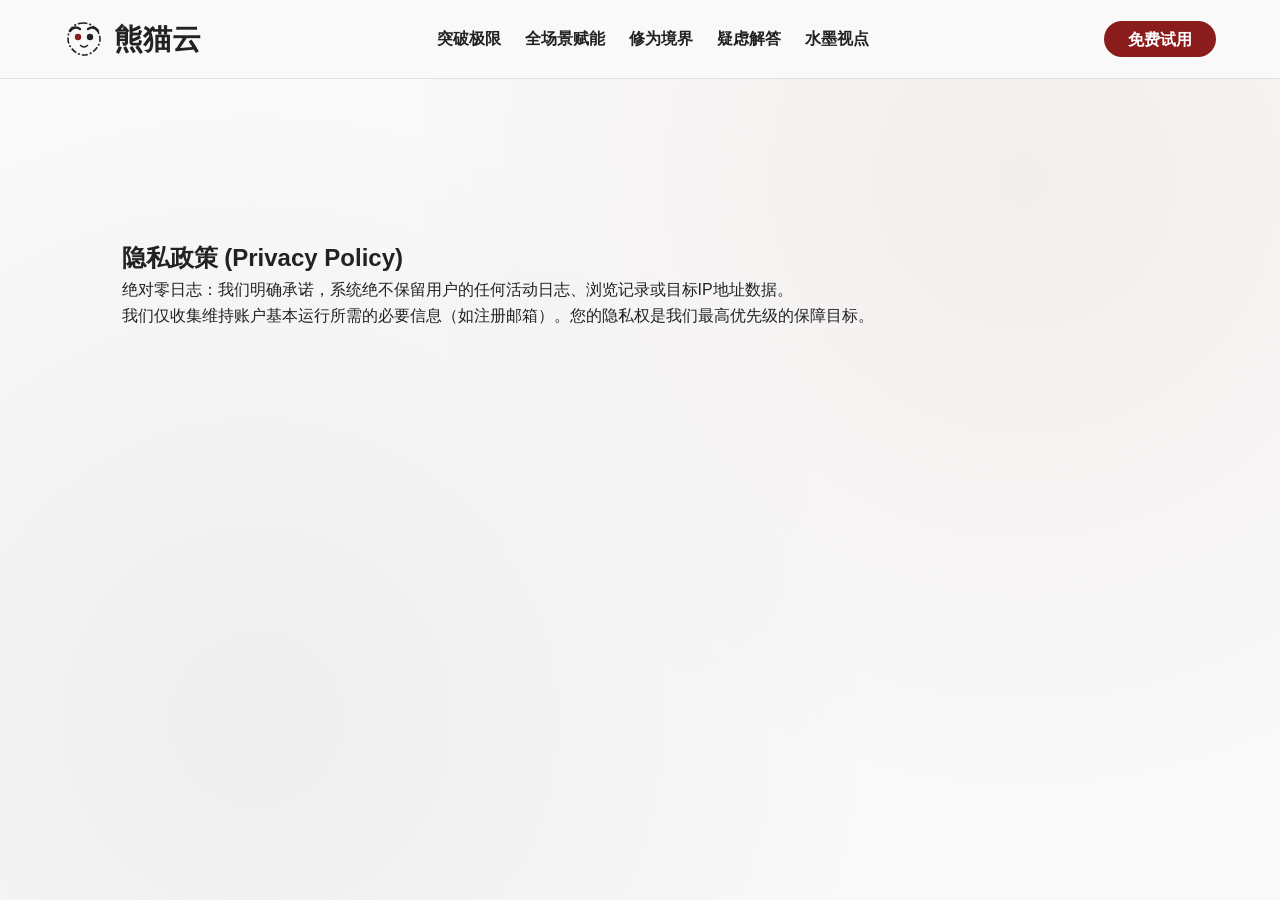
<file: privacy.html>
<!DOCTYPE html>
<html lang="zh-CN">
<head><meta charset="UTF-8"><title>隐私政策 - 熊猫云</title><link rel="stylesheet" href="style.css">  <link rel="canonical" href="https://pandayuncloud.buzz/privacy.html">
</head>
<body>
<header class="sticky-header">
    <a href="index.html" class="logo" style="text-decoration:none; color:inherit; border:none;">
        <!-- SVG Duotone Ink Panda Logo -->
        <svg viewBox="0 0 100 100" xmlns="http://www.w3.org/2000/svg">
            <path d="M50 10 C20 10 10 30 10 50 C10 70 30 90 50 90 C70 90 90 70 90 50 C90 30 70 10 50 10 Z" fill="none" stroke="#222" stroke-width="4" stroke-dasharray="15,5,5,5"/>
            <circle cx="35" cy="45" r="8" fill="#8a1c1c"/>
            <circle cx="65" cy="45" r="8" fill="#222"/>
            <path d="M40 65 Q50 75 60 65" fill="none" stroke="#222" stroke-width="3"/>
            <!-- Brush stroke ears -->
            <path d="M15 30 Q25 15 40 25" fill="none" stroke="#222" stroke-width="6" stroke-linecap="round"/>
            <path d="M85 30 Q75 15 60 25" fill="none" stroke="#222" stroke-width="6" stroke-linecap="round"/>
        </svg>
        熊猫云
    </a>
    <nav class="nav-links">
        <a href="index.html#features">突破极限</a>
        <a href="index.html#ai">全场景赋能</a>
        <a href="index.html#pricing">修为境界</a>
        <a href="index.html#faq">疑虑解答</a>
        <a href="insights.html">水墨视点</a>
    </nav>
    <div class="nav-cta">
        <a href="https://ww012.twilightaff.com/#/?code=A56DH1Af" class="btn-primary btn-small" rel="nofollow" target="_blank">免费试用</a>
    </div>
</header>
<main style="padding: 5%"><section>
<h1>隐私政策 (Privacy Policy)</h1>
<p>绝对零日志：我们明确承诺，系统绝不保留用户的任何活动日志、浏览记录或目标IP地址数据。</p>
<p>我们仅收集维持账户基本运行所需的必要信息（如注册邮箱）。您的隐私权是我们最高优先级的保障目标。</p>
</section></main>
</body>
</html>
</file>
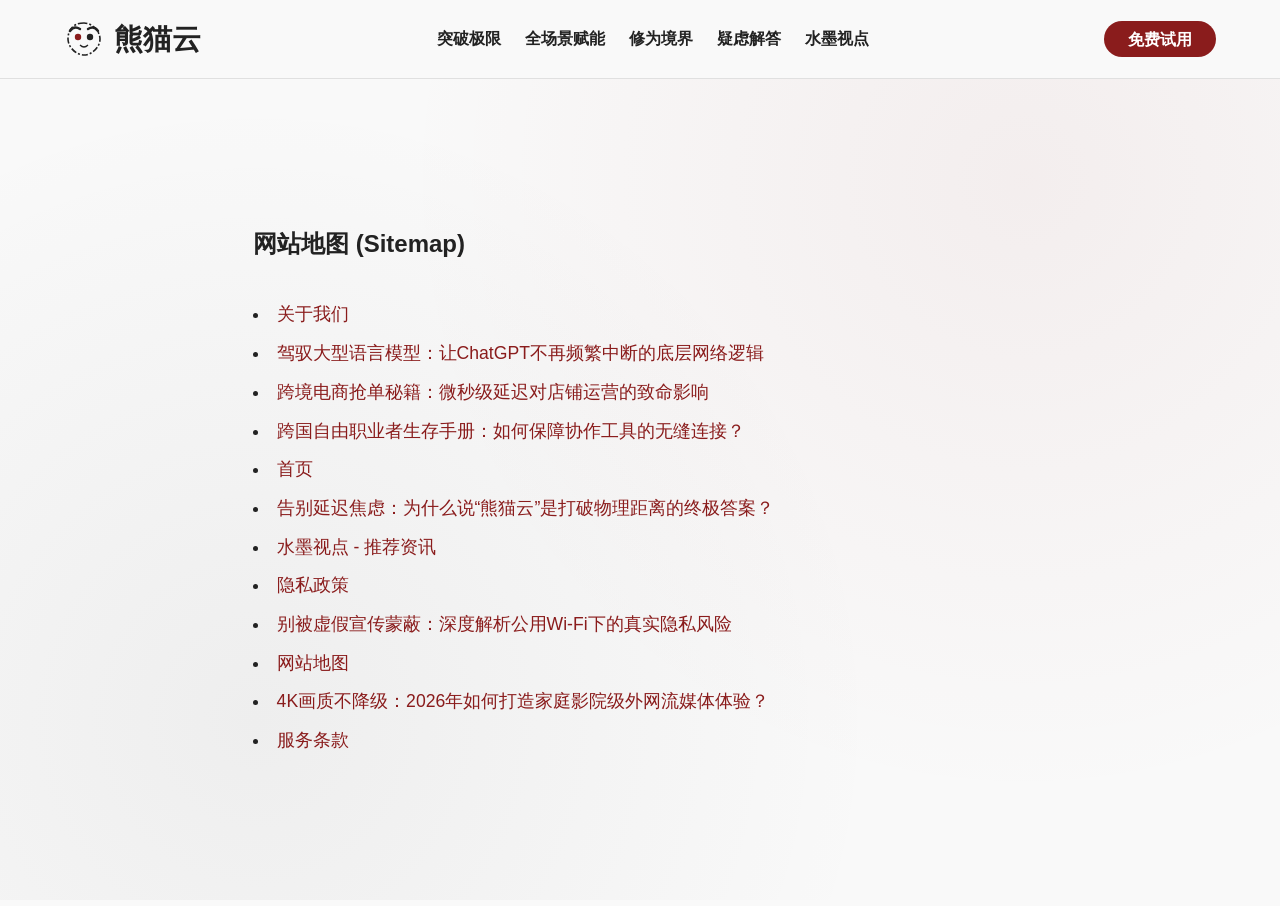
<file: sitemap.html>
<!DOCTYPE html>
<html lang="zh-CN">
<head><meta charset="UTF-8"><title>网站地图 - 熊猫云</title><link rel="stylesheet" href="style.css">  <link rel="canonical" href="https://pandayuncloud.buzz/sitemap.html">
</head>
<body>
<header class="sticky-header">
    <a href="index.html" class="logo" style="text-decoration:none; color:inherit; border:none;">
        <!-- SVG Duotone Ink Panda Logo -->
        <svg viewBox="0 0 100 100" xmlns="http://www.w3.org/2000/svg">
            <path d="M50 10 C20 10 10 30 10 50 C10 70 30 90 50 90 C70 90 90 70 90 50 C90 30 70 10 50 10 Z" fill="none" stroke="#222" stroke-width="4" stroke-dasharray="15,5,5,5"/>
            <circle cx="35" cy="45" r="8" fill="#8a1c1c"/>
            <circle cx="65" cy="45" r="8" fill="#222"/>
            <path d="M40 65 Q50 75 60 65" fill="none" stroke="#222" stroke-width="3"/>
            <!-- Brush stroke ears -->
            <path d="M15 30 Q25 15 40 25" fill="none" stroke="#222" stroke-width="6" stroke-linecap="round"/>
            <path d="M85 30 Q75 15 60 25" fill="none" stroke="#222" stroke-width="6" stroke-linecap="round"/>
        </svg>
        熊猫云
    </a>
    <nav class="nav-links">
        <a href="index.html#features">突破极限</a>
        <a href="index.html#ai">全场景赋能</a>
        <a href="index.html#pricing">修为境界</a>
        <a href="index.html#faq">疑虑解答</a>
        <a href="insights.html">水墨视点</a>
    </nav>
    <div class="nav-cta">
        <a href="https://ww012.twilightaff.com/#/?code=A56DH1Af" class="btn-primary btn-small" rel="nofollow" target="_blank">免费试用</a>
    </div>
</header>
<main style="padding: 50px 20px; max-width: 900px; margin: 0 auto; min-height: 60vh;">
    <section>
        <h1 style="margin-bottom: 2rem;">网站地图 (Sitemap)</h1>
        <ul style="line-height: 2.2; font-size: 1.1rem; list-style-position: inside;">
            <li><a href="about.html">关于我们</a></li>
            <li><a href="ai-prompt-engineering.html">驾驭大型语言模型：让ChatGPT不再频繁中断的底层网络逻辑</a></li>
            <li><a href="cross-border-ecommerce.html">跨境电商抢单秘籍：微秒级延迟对店铺运营的致命影响</a></li>
            <li><a href="freelance-remote-work.html">跨国自由职业者生存手册：如何保障协作工具的无缝连接？</a></li>
            <li><a href="index.html">首页</a></li>
            <li><a href="ink-speed-optimization.html">告别延迟焦虑：为什么说“熊猫云”是打破物理距离的终极答案？</a></li>
            <li><a href="insights.html">水墨视点 - 推荐资讯</a></li>
            <li><a href="privacy.html">隐私政策</a></li>
            <li><a href="privacy-protection-myths.html">别被虚假宣传蒙蔽：深度解析公用Wi-Fi下的真实隐私风险</a></li>
            <li><a href="sitemap.html">网站地图</a></li>
            <li><a href="streaming-quality-guide.html">4K画质不降级：2026年如何打造家庭影院级外网流媒体体验？</a></li>
            <li><a href="terms.html">服务条款</a></li>
        </ul>
    </section>
</main>
</body>
</html>
</file>
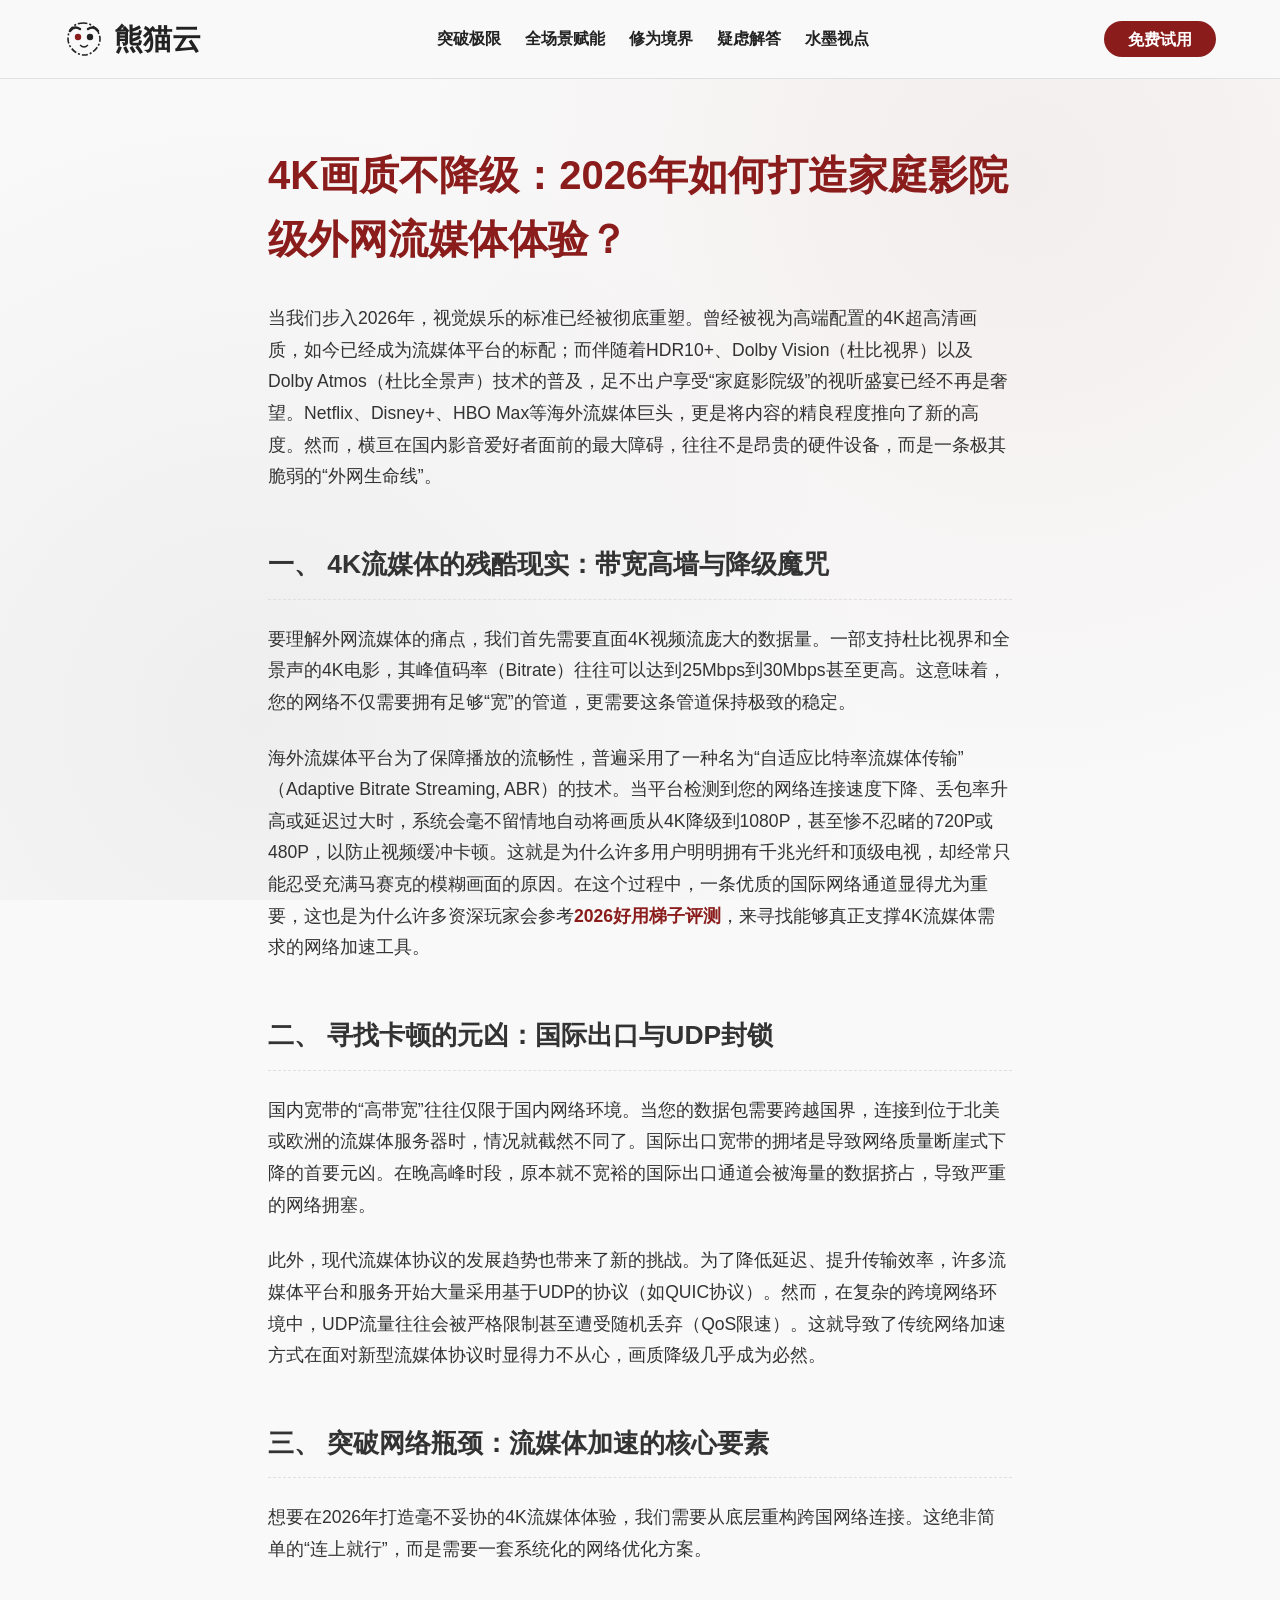
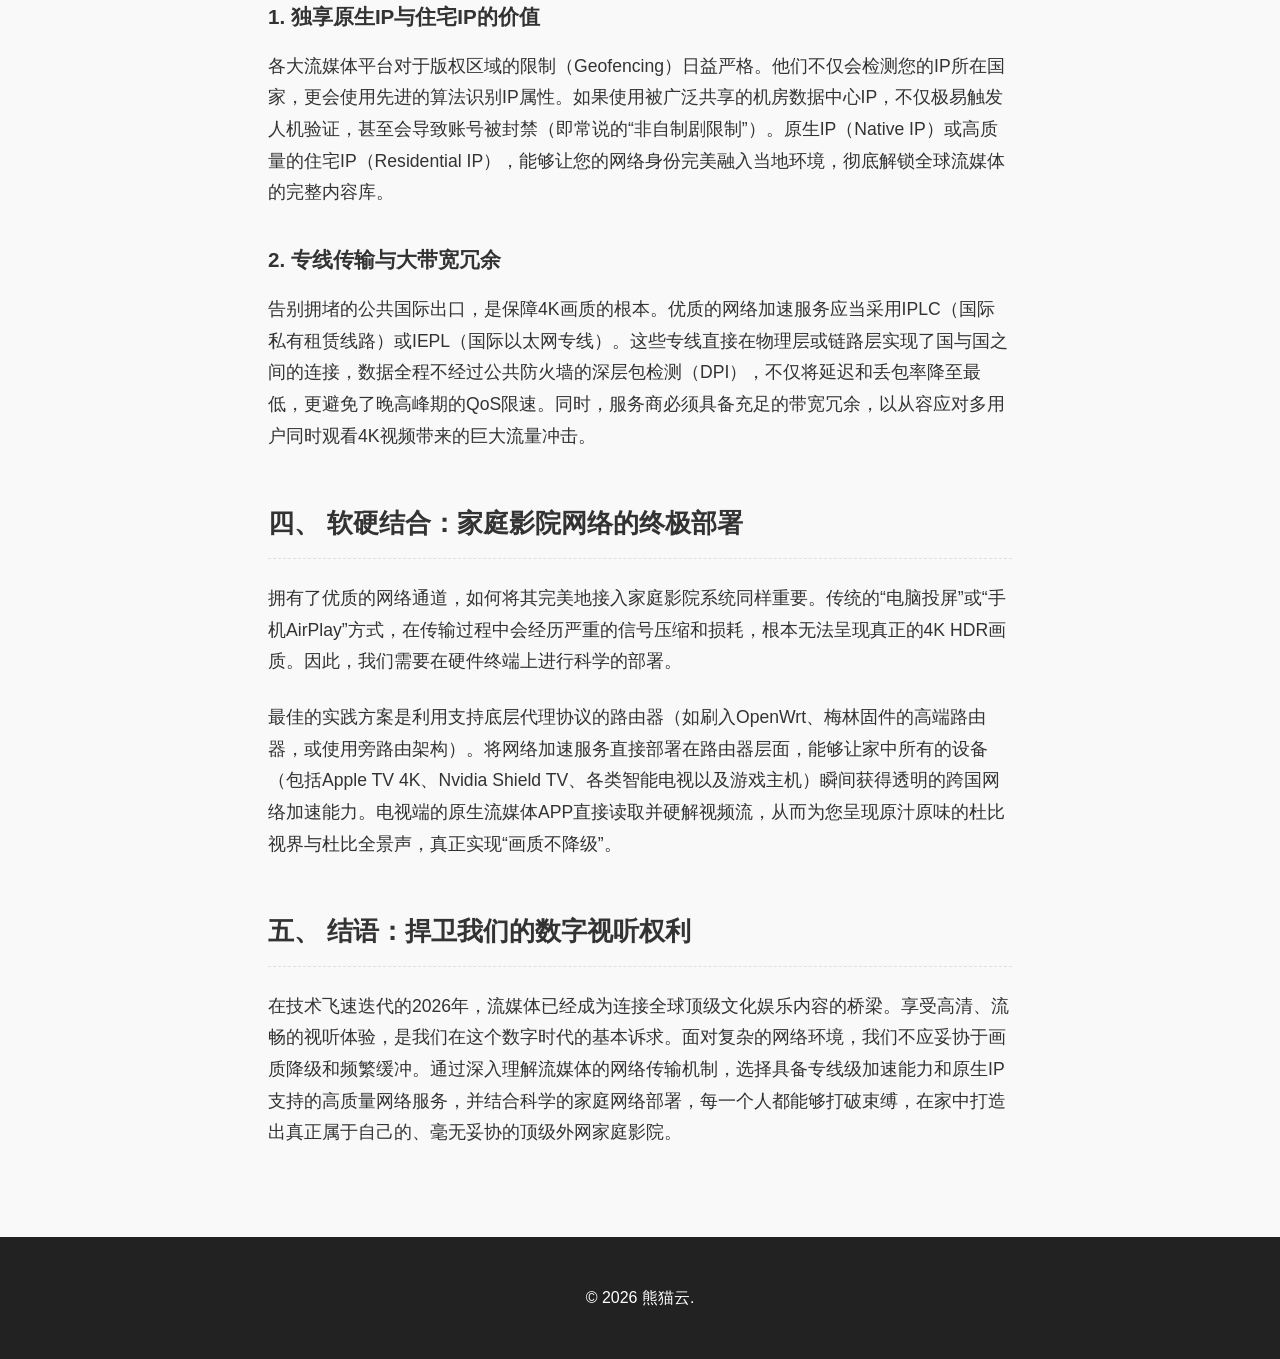
<file: streaming-quality-guide.html>
<!DOCTYPE html>
<html lang="zh-CN">
<head>
    <meta charset="UTF-8">
    <title>4K画质不降级：2026年如何打造家庭影院级外网流媒体体验？ - 熊猫云</title>
    <link rel="stylesheet" href="style.css">
  <link rel="canonical" href="https://pandayuncloud.buzz/streaming-quality-guide.html">
</head>
<body>
<header class="sticky-header">
    <a href="index.html" class="logo" style="text-decoration:none; color:inherit; border:none;">
        <!-- SVG Duotone Ink Panda Logo -->
        <svg viewBox="0 0 100 100" xmlns="http://www.w3.org/2000/svg">
            <path d="M50 10 C20 10 10 30 10 50 C10 70 30 90 50 90 C70 90 90 70 90 50 C90 30 70 10 50 10 Z" fill="none" stroke="#222" stroke-width="4" stroke-dasharray="15,5,5,5"/>
            <circle cx="35" cy="45" r="8" fill="#8a1c1c"/>
            <circle cx="65" cy="45" r="8" fill="#222"/>
            <path d="M40 65 Q50 75 60 65" fill="none" stroke="#222" stroke-width="3"/>
            <!-- Brush stroke ears -->
            <path d="M15 30 Q25 15 40 25" fill="none" stroke="#222" stroke-width="6" stroke-linecap="round"/>
            <path d="M85 30 Q75 15 60 25" fill="none" stroke="#222" stroke-width="6" stroke-linecap="round"/>
        </svg>
        熊猫云
    </a>
    <nav class="nav-links">
        <a href="index.html#features">突破极限</a>
        <a href="index.html#ai">全场景赋能</a>
        <a href="index.html#pricing">修为境界</a>
        <a href="index.html#faq">疑虑解答</a>
        <a href="insights.html">水墨视点</a>
    </nav>
    <div class="nav-cta">
        <a href="https://ww012.twilightaff.com/#/?code=A56DH1Af" class="btn-primary btn-small" rel="nofollow" target="_blank">免费试用</a>
    </div>
</header>
<main style="padding: 5% 10%; max-width: 1000px; margin: 0 auto;">
    <article>
        <h1 style="font-size: 2.5rem; margin-bottom: 2rem; color: #8a1c1c;">4K画质不降级：2026年如何打造家庭影院级外网流媒体体验？</h1>
        <div class="content" style="line-height: 1.8; font-size: 1.1rem; color: #333;">
            <p>当我们步入2026年，视觉娱乐的标准已经被彻底重塑。曾经被视为高端配置的4K超高清画质，如今已经成为流媒体平台的标配；而伴随着HDR10+、Dolby Vision（杜比视界）以及Dolby Atmos（杜比全景声）技术的普及，足不出户享受“家庭影院级”的视听盛宴已经不再是奢望。Netflix、Disney+、HBO Max等海外流媒体巨头，更是将内容的精良程度推向了新的高度。然而，横亘在国内影音爱好者面前的最大障碍，往往不是昂贵的硬件设备，而是一条极其脆弱的“外网生命线”。</p>

            <h2>一、 4K流媒体的残酷现实：带宽高墙与降级魔咒</h2>
            <p>要理解外网流媒体的痛点，我们首先需要直面4K视频流庞大的数据量。一部支持杜比视界和全景声的4K电影，其峰值码率（Bitrate）往往可以达到25Mbps到30Mbps甚至更高。这意味着，您的网络不仅需要拥有足够“宽”的管道，更需要这条管道保持极致的稳定。</p>
            <p>海外流媒体平台为了保障播放的流畅性，普遍采用了一种名为“自适应比特率流媒体传输”（Adaptive Bitrate Streaming, ABR）的技术。当平台检测到您的网络连接速度下降、丢包率升高或延迟过大时，系统会毫不留情地自动将画质从4K降级到1080P，甚至惨不忍睹的720P或480P，以防止视频缓冲卡顿。这就是为什么许多用户明明拥有千兆光纤和顶级电视，却经常只能忍受充满马赛克的模糊画面的原因。在这个过程中，一条优质的国际网络通道显得尤为重要，这也是为什么许多资深玩家会参考<a href="https://tizilab.net/" target="_blank" style="color:#8a1c1c; font-weight:bold;">2026好用梯子评测</a>，来寻找能够真正支撑4K流媒体需求的网络加速工具。</p>

            <h2>二、 寻找卡顿的元凶：国际出口与UDP封锁</h2>
            <p>国内宽带的“高带宽”往往仅限于国内网络环境。当您的数据包需要跨越国界，连接到位于北美或欧洲的流媒体服务器时，情况就截然不同了。国际出口宽带的拥堵是导致网络质量断崖式下降的首要元凶。在晚高峰时段，原本就不宽裕的国际出口通道会被海量的数据挤占，导致严重的网络拥塞。</p>
            <p>此外，现代流媒体协议的发展趋势也带来了新的挑战。为了降低延迟、提升传输效率，许多流媒体平台和服务开始大量采用基于UDP的协议（如QUIC协议）。然而，在复杂的跨境网络环境中，UDP流量往往会被严格限制甚至遭受随机丢弃（QoS限速）。这就导致了传统网络加速方式在面对新型流媒体协议时显得力不从心，画质降级几乎成为必然。</p>

            <h2>三、 突破网络瓶颈：流媒体加速的核心要素</h2>
            <p>想要在2026年打造毫不妥协的4K流媒体体验，我们需要从底层重构跨国网络连接。这绝非简单的“连上就行”，而是需要一套系统化的网络优化方案。</p>
            <h3>1. 独享原生IP与住宅IP的价值</h3>
            <p>各大流媒体平台对于版权区域的限制（Geofencing）日益严格。他们不仅会检测您的IP所在国家，更会使用先进的算法识别IP属性。如果使用被广泛共享的机房数据中心IP，不仅极易触发人机验证，甚至会导致账号被封禁（即常说的“非自制剧限制”）。原生IP（Native IP）或高质量的住宅IP（Residential IP），能够让您的网络身份完美融入当地环境，彻底解锁全球流媒体的完整内容库。</p>
            <h3>2. 专线传输与大带宽冗余</h3>
            <p>告别拥堵的公共国际出口，是保障4K画质的根本。优质的网络加速服务应当采用IPLC（国际私有租赁线路）或IEPL（国际以太网专线）。这些专线直接在物理层或链路层实现了国与国之间的连接，数据全程不经过公共防火墙的深层包检测（DPI），不仅将延迟和丢包率降至最低，更避免了晚高峰期的QoS限速。同时，服务商必须具备充足的带宽冗余，以从容应对多用户同时观看4K视频带来的巨大流量冲击。</p>

            <h2>四、 软硬结合：家庭影院网络的终极部署</h2>
            <p>拥有了优质的网络通道，如何将其完美地接入家庭影院系统同样重要。传统的“电脑投屏”或“手机AirPlay”方式，在传输过程中会经历严重的信号压缩和损耗，根本无法呈现真正的4K HDR画质。因此，我们需要在硬件终端上进行科学的部署。</p>
            <p>最佳的实践方案是利用支持底层代理协议的路由器（如刷入OpenWrt、梅林固件的高端路由器，或使用旁路由架构）。将网络加速服务直接部署在路由器层面，能够让家中所有的设备（包括Apple TV 4K、Nvidia Shield TV、各类智能电视以及游戏主机）瞬间获得透明的跨国网络加速能力。电视端的原生流媒体APP直接读取并硬解视频流，从而为您呈现原汁原味的杜比视界与杜比全景声，真正实现“画质不降级”。</p>

            <h2>五、 结语：捍卫我们的数字视听权利</h2>
            <p>在技术飞速迭代的2026年，流媒体已经成为连接全球顶级文化娱乐内容的桥梁。享受高清、流畅的视听体验，是我们在这个数字时代的基本诉求。面对复杂的网络环境，我们不应妥协于画质降级和频繁缓冲。通过深入理解流媒体的网络传输机制，选择具备专线级加速能力和原生IP支持的高质量网络服务，并结合科学的家庭网络部署，每一个人都能够打破束缚，在家中打造出真正属于自己的、毫无妥协的顶级外网家庭影院。</p>
        </div>
    </article>
</main>
<footer style="background: #222; color: #fff; padding: 3rem 5%; text-align: center;">
    <p>&copy; 2026 熊猫云.</p>
</footer>
</body>
</html>
</file>
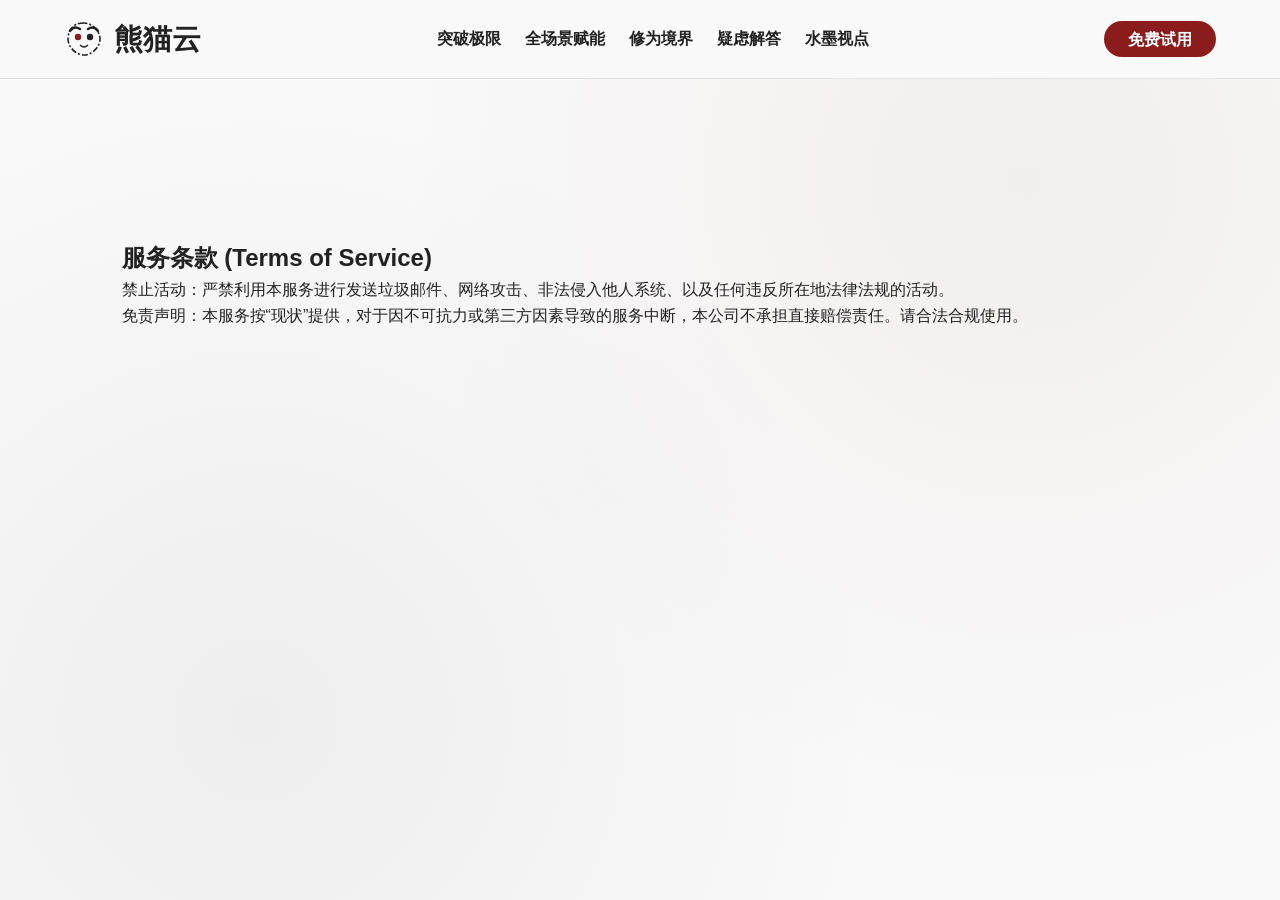
<file: terms.html>
<!DOCTYPE html>
<html lang="zh-CN">
<head><meta charset="UTF-8"><title>服务条款 - 熊猫云</title><link rel="stylesheet" href="style.css">  <link rel="canonical" href="https://pandayuncloud.buzz/terms.html">
</head>
<body>
<header class="sticky-header">
    <a href="index.html" class="logo" style="text-decoration:none; color:inherit; border:none;">
        <!-- SVG Duotone Ink Panda Logo -->
        <svg viewBox="0 0 100 100" xmlns="http://www.w3.org/2000/svg">
            <path d="M50 10 C20 10 10 30 10 50 C10 70 30 90 50 90 C70 90 90 70 90 50 C90 30 70 10 50 10 Z" fill="none" stroke="#222" stroke-width="4" stroke-dasharray="15,5,5,5"/>
            <circle cx="35" cy="45" r="8" fill="#8a1c1c"/>
            <circle cx="65" cy="45" r="8" fill="#222"/>
            <path d="M40 65 Q50 75 60 65" fill="none" stroke="#222" stroke-width="3"/>
            <!-- Brush stroke ears -->
            <path d="M15 30 Q25 15 40 25" fill="none" stroke="#222" stroke-width="6" stroke-linecap="round"/>
            <path d="M85 30 Q75 15 60 25" fill="none" stroke="#222" stroke-width="6" stroke-linecap="round"/>
        </svg>
        熊猫云
    </a>
    <nav class="nav-links">
        <a href="index.html#features">突破极限</a>
        <a href="index.html#ai">全场景赋能</a>
        <a href="index.html#pricing">修为境界</a>
        <a href="index.html#faq">疑虑解答</a>
        <a href="insights.html">水墨视点</a>
    </nav>
    <div class="nav-cta">
        <a href="https://ww012.twilightaff.com/#/?code=A56DH1Af" class="btn-primary btn-small" rel="nofollow" target="_blank">免费试用</a>
    </div>
</header>
<main style="padding: 5%"><section>
<h1>服务条款 (Terms of Service)</h1>
<p>禁止活动：严禁利用本服务进行发送垃圾邮件、网络攻击、非法侵入他人系统、以及任何违反所在地法律法规的活动。</p>
<p>免责声明：本服务按“现状”提供，对于因不可抗力或第三方因素导致的服务中断，本公司不承担直接赔偿责任。请合法合规使用。</p>
</section></main>
</body>
</html>
</file>
<file: style.css>
:root {
  --primary: #8a1c1c; /* Crimson Red for Ink stamps */
  --bg: #f9f9f9; /* Rice paper white */
  --text: #222222; /* Ink black */
  --card-bg: #ffffff;
  --border: #e0e0e0;
  --spacing-sm: 1rem;
  --spacing-md: 3rem;
  --spacing-lg: 6rem;
}

* {
  margin: 0;
  padding: 0;
  box-sizing: border-box;
}

body {
  font-family: "PingFang SC", "Microsoft YaHei", sans-serif;
  background-color: var(--bg);
  color: var(--text);
  line-height: 1.6;
  overflow-x: hidden;
}

/* Background Ink Splatter Simulation using SVG Data URI */
body::before {
  content: "";
  position: absolute;
  top: 0; left: 0; width: 100%; height: 100vh;
  background-image: radial-gradient(circle at 80% 20%, rgba(138, 28, 28, 0.05) 0%, transparent 50%),
                    radial-gradient(circle at 20% 80%, rgba(34, 34, 34, 0.05) 0%, transparent 50%);
  z-index: -1;
  pointer-events: none;
}

header {
  padding: 2rem 5%;
  display: flex;
  justify-content: space-between;
  align-items: center;
}

.logo {
  font-size: 1.8rem;
  font-weight: bold;
  display: flex;
  align-items: center;
  gap: 10px;
}
.logo svg {
  width: 40px;
  height: 40px;
}

.hero {
  padding: var(--spacing-lg) 5%;
  display: flex;
  flex-direction: column;
  justify-content: center;
  min-height: 70vh;
}

.hero h1 {
  font-size: 3.5rem;
  margin-bottom: 1rem;
  font-weight: 900;
  letter-spacing: -1px;
}

.hero p {
  font-size: 1.2rem;
  color: #555;
  margin-bottom: 2.5rem;
  max-width: 600px;
}

.cta-group {
  display: flex;
  gap: 1.5rem;
  flex-wrap: wrap;
}

.btn-primary {
  background-color: var(--primary);
  color: #fff;
  padding: 1rem 2.5rem;
  text-decoration: none;
  border-radius: 50px;
  font-size: 1.1rem;
  font-weight: bold;
  transition: transform 0.2s, opacity 0.2s;
}
.btn-primary:hover {
  opacity: 0.9;
  transform: translateY(-2px);
}

.btn-secondary {
  background-color: transparent;
  color: var(--primary);
  border: 2px solid var(--primary);
  padding: 1rem 2.5rem;
  text-decoration: none;
  border-radius: 50px;
  font-size: 1.1rem;
  font-weight: bold;
  transition: all 0.2s;
}
.btn-secondary:hover {
  background-color: var(--primary);
  color: #fff;
}

section {
  padding: var(--spacing-lg) 5%;
}

.section-title {
  font-size: 2.5rem;
  margin-bottom: var(--spacing-md);
  text-align: left;
  border-left: 6px solid var(--primary);
  padding-left: 1rem;
}

.grid-3 {
  display: grid;
  grid-template-columns: repeat(auto-fit, minmax(300px, 1fr));
  gap: 2rem;
}

.card {
  background: var(--card-bg);
  padding: 2.5rem;
  border: 1px solid var(--border);
  border-radius: 0; /* Flat ink style */
  transition: background-color 0.3s;
}
.card:hover {
  background-color: #f2f2f2;
}
.card-icon {
  margin-bottom: 1.5rem;
}
.card h3 {
  font-size: 1.4rem;
  margin-bottom: 1rem;
}

.pricing-table {
  display: grid;
  grid-template-columns: repeat(auto-fit, minmax(280px, 1fr));
  gap: 2rem;
}
.price-card {
  border: 1px solid var(--border);
  padding: 3rem 2rem;
  text-align: center;
  position: relative;
}
.price-card.popular {
  border-color: var(--primary);
  border-width: 2px;
}
.price-card .badge {
  position: absolute;
  top: 0; right: 0;
  background: var(--primary);
  color: #fff;
  padding: 0.5rem 1rem;
  font-size: 0.9rem;
}
.price-amount {
  font-size: 3rem;
  font-weight: bold;
  margin: 1.5rem 0;
  color: var(--primary);
}
.price-features {
  list-style: none;
  margin-bottom: 2rem;
}
.price-features li {
  margin-bottom: 0.8rem;
  color: #666;
}

.faq-item {
  border-bottom: 1px dashed var(--border);
  padding: 1.5rem 0;
}
.faq-item h4 {
  font-size: 1.2rem;
  margin-bottom: 0.5rem;
}

.testimonial-card {
  border-left: 4px solid var(--text);
  padding-left: 1.5rem;
  margin-bottom: 2rem;
}

footer {
  background: var(--text);
  color: #fff;
  padding: 3rem 5%;
  text-align: center;
}
footer nav {
  display: flex;
  justify-content: center;
  gap: 2rem;
  flex-wrap: wrap;
}
footer nav a {
  color: #ccc;
  text-decoration: none;
}
footer nav a:hover {
  color: #fff;
}

.sticky-header {
  position: sticky;
  top: 0;
  z-index: 1000;
  background-color: rgba(249, 249, 249, 0.95);
  backdrop-filter: blur(5px);
  padding: 1rem 5%;
  border-bottom: 1px solid var(--border);
  display: flex;
  justify-content: space-between;
  align-items: center;
}
.nav-links { display: flex; gap: 1.5rem; align-items: center; }
.nav-links a { color: var(--text); text-decoration: none; font-weight: bold; transition: color 0.2s; }
.nav-links a:hover { color: var(--primary); }
.btn-small { padding: 0.6rem 1.5rem; font-size: 1rem; }

@media (max-width: 768px) {
  .hero h1 { font-size: 2.5rem; }
  .section-title { font-size: 2rem; }
  .cta-group { flex-direction: column; }
  .btn-primary, .btn-secondary { width: 100%; text-align: center; }
  footer nav { flex-direction: column; gap: 1rem; }
  .nav-links { display: none; }
  .sticky-header { padding: 1rem; }
}

/* Global Hyperlink Styles */
a, a:link, a:visited {
  color: #8a1c1c; /* Crimson Red */
  text-decoration: none;
}
a:hover, a:active {
  color: #6a1515;
}
/* Override specific buttons so they don't break */
.btn-primary, .btn-primary:visited, .btn-primary:link { color: #fff; }
.btn-primary:hover { color: #fff; }
.btn-secondary, .btn-secondary:visited, .btn-secondary:link { color: #8a1c1c; }
.btn-secondary:hover { color: #fff; }
.nav-links a, .nav-links a:visited { color: var(--text); }
.nav-links a:hover { color: var(--primary); }
footer nav a, footer nav a:visited { color: #ccc; }
footer nav a:hover { color: #fff; }

/* Article Listing Cards */
.article-grid { display: grid; grid-template-columns: repeat(auto-fill, minmax(300px, 1fr)); gap: 30px; margin-top: 40px; }
.article-card { background: #fff; padding: 30px; border: 1px solid var(--border); transition: transform 0.3s; display: flex; flex-direction: column; justify-content: center; min-height: 150px; }
.article-card:hover { transform: translateY(-5px); background: #f9f9f9; box-shadow: 0 10px 20px rgba(0,0,0,0.05); }
.article-card h3 { font-size: 1.3rem; margin-bottom: 0; line-height: 1.5; color: var(--text); transition: color 0.2s; }
.article-card:hover h3 { color: var(--primary); }
.article-card a { text-decoration: none; display: block; }
.article-card p { font-size: 1rem; color: #666; margin-top: 15px; }

/* Article Content Spacing */
.content h2 { margin-top: 3rem; margin-bottom: 1.5rem; border-bottom: 1px dashed var(--border); padding-bottom: 10px; }
.content h3 { margin-top: 2rem; margin-bottom: 1rem; }
.content p { margin-bottom: 1.5rem; }
</file>
